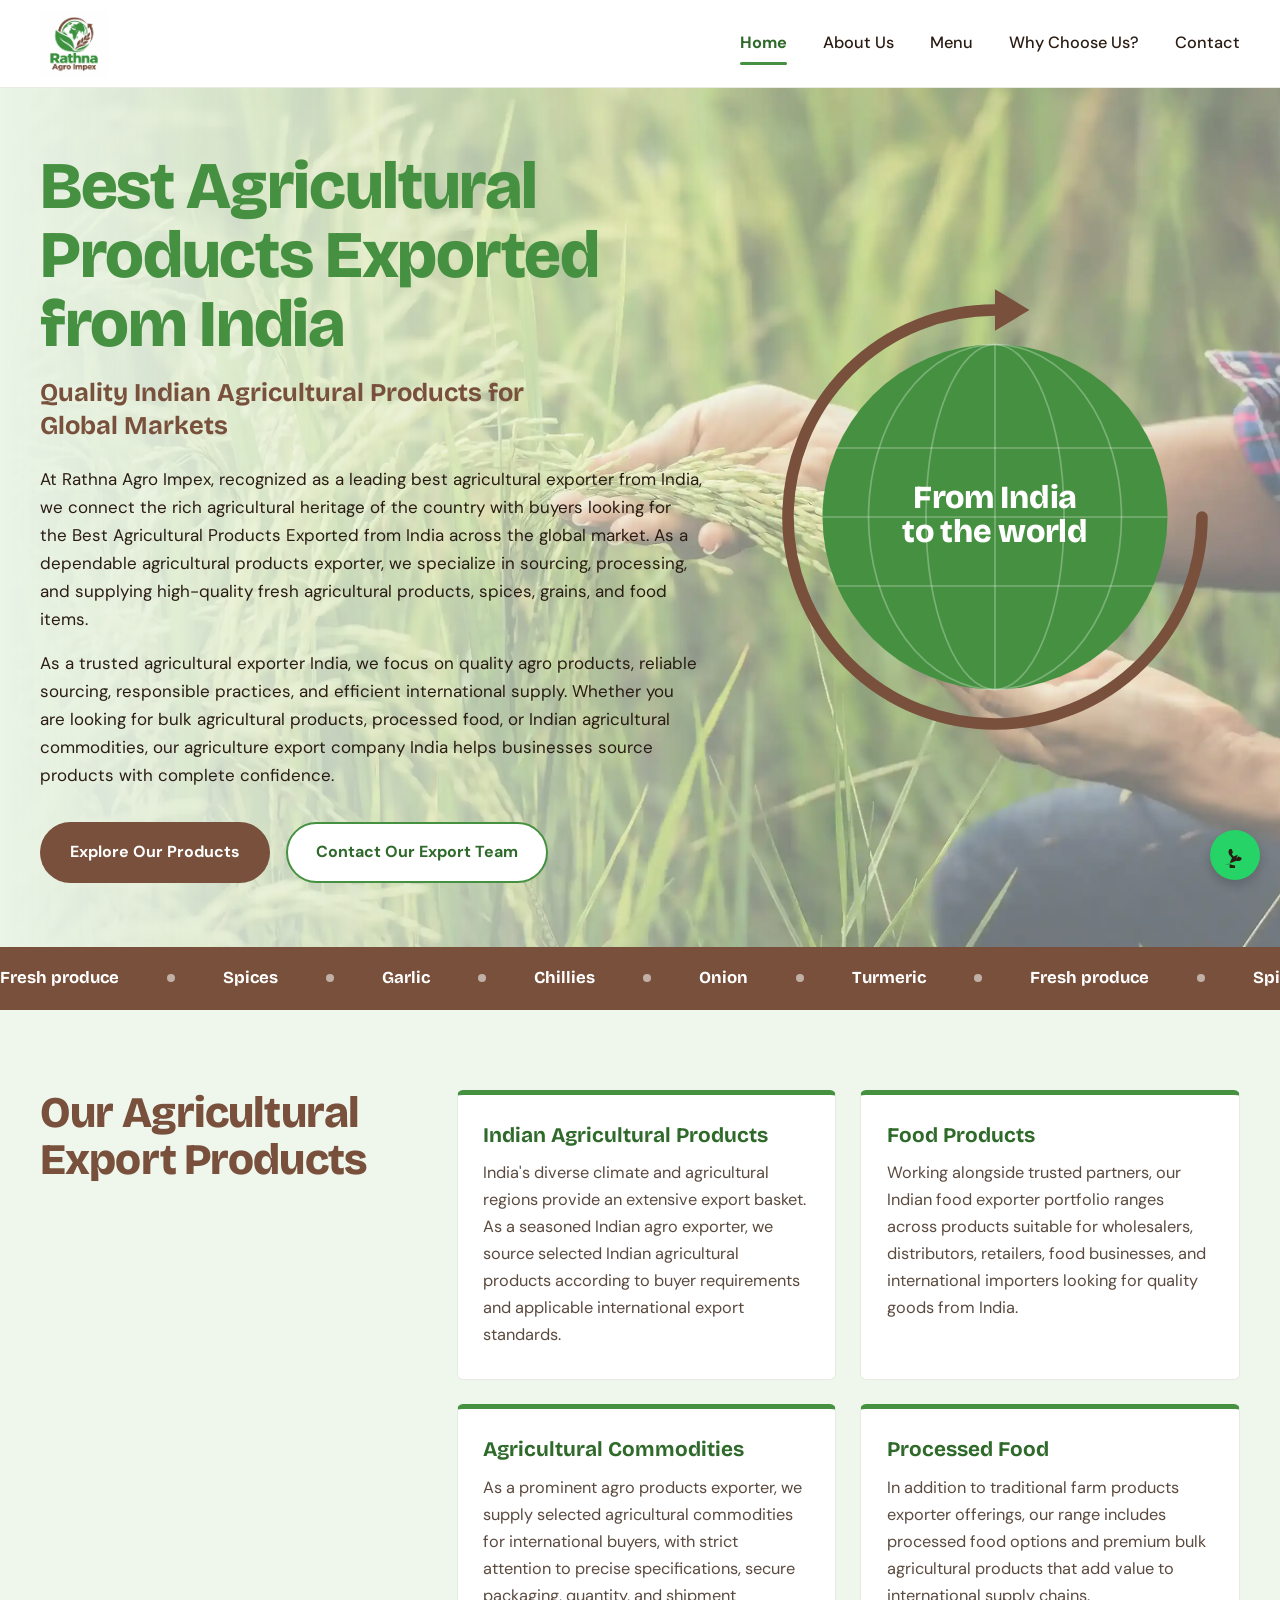
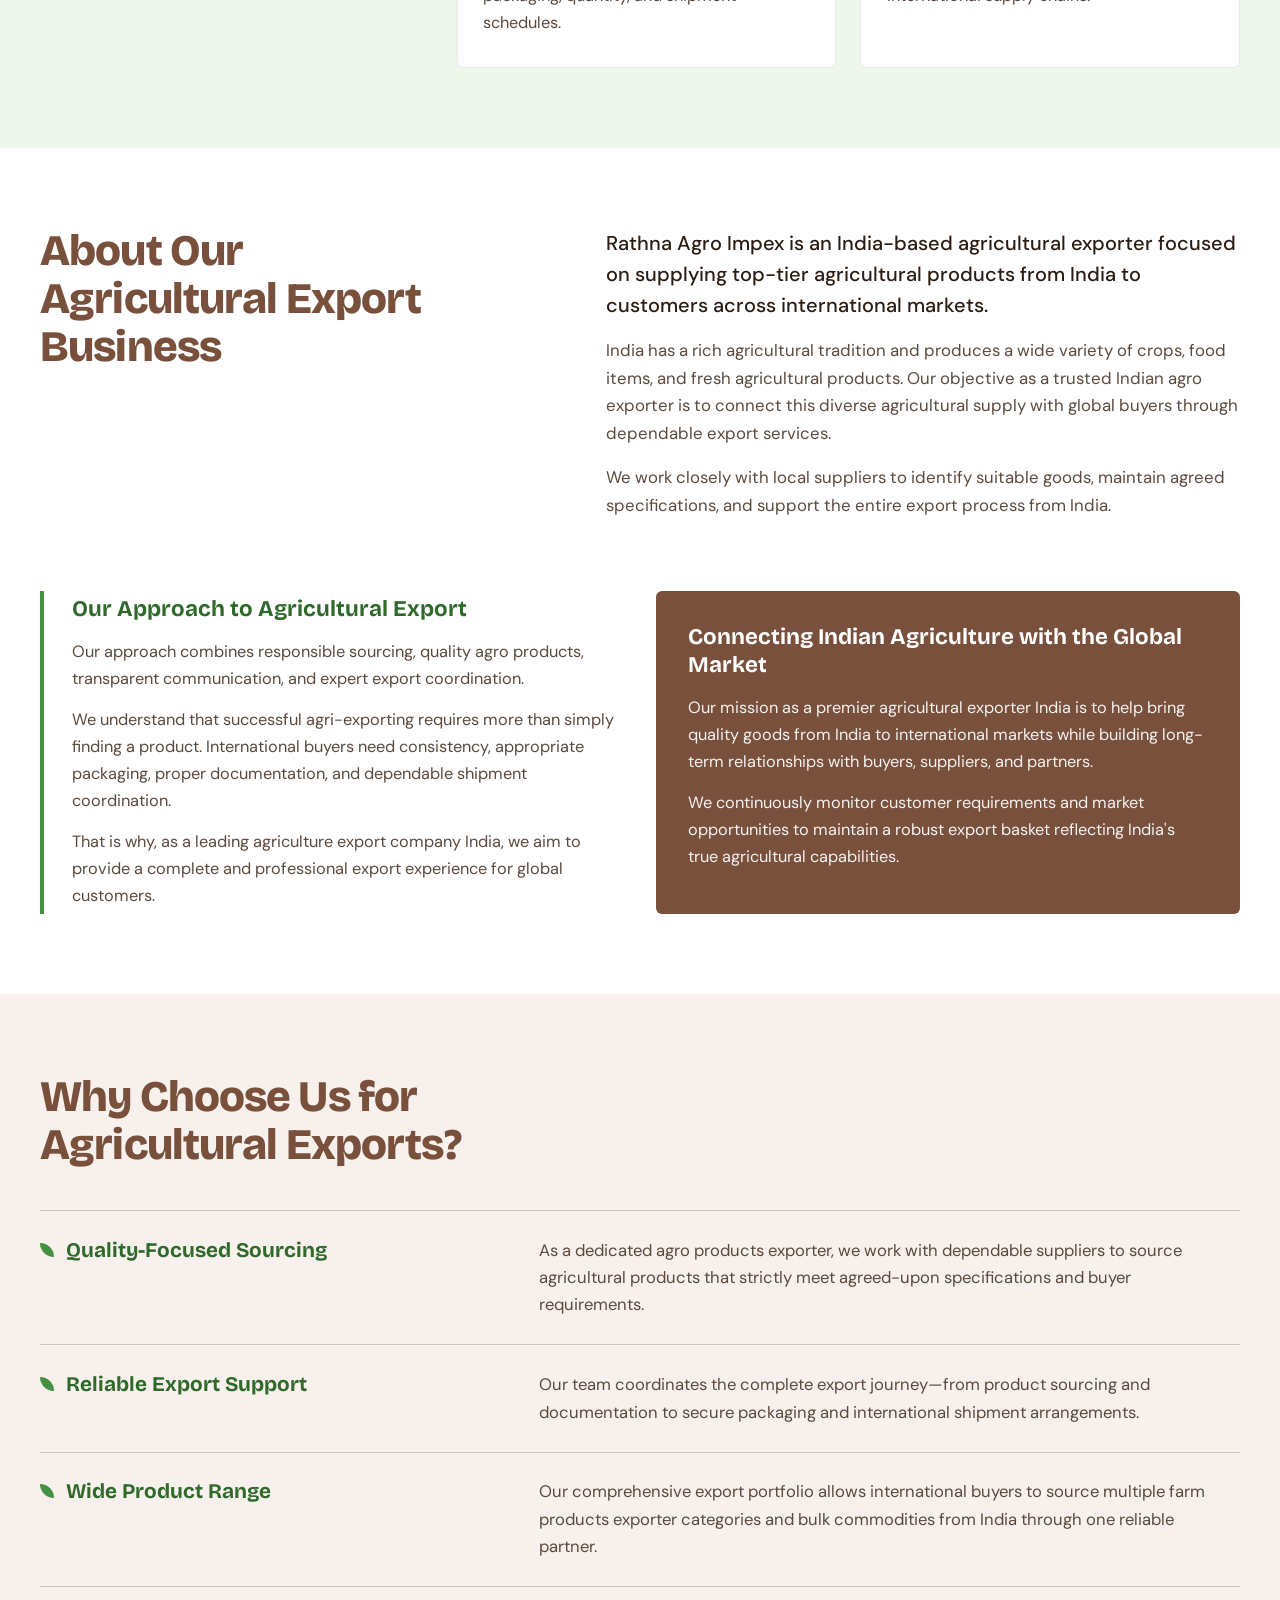
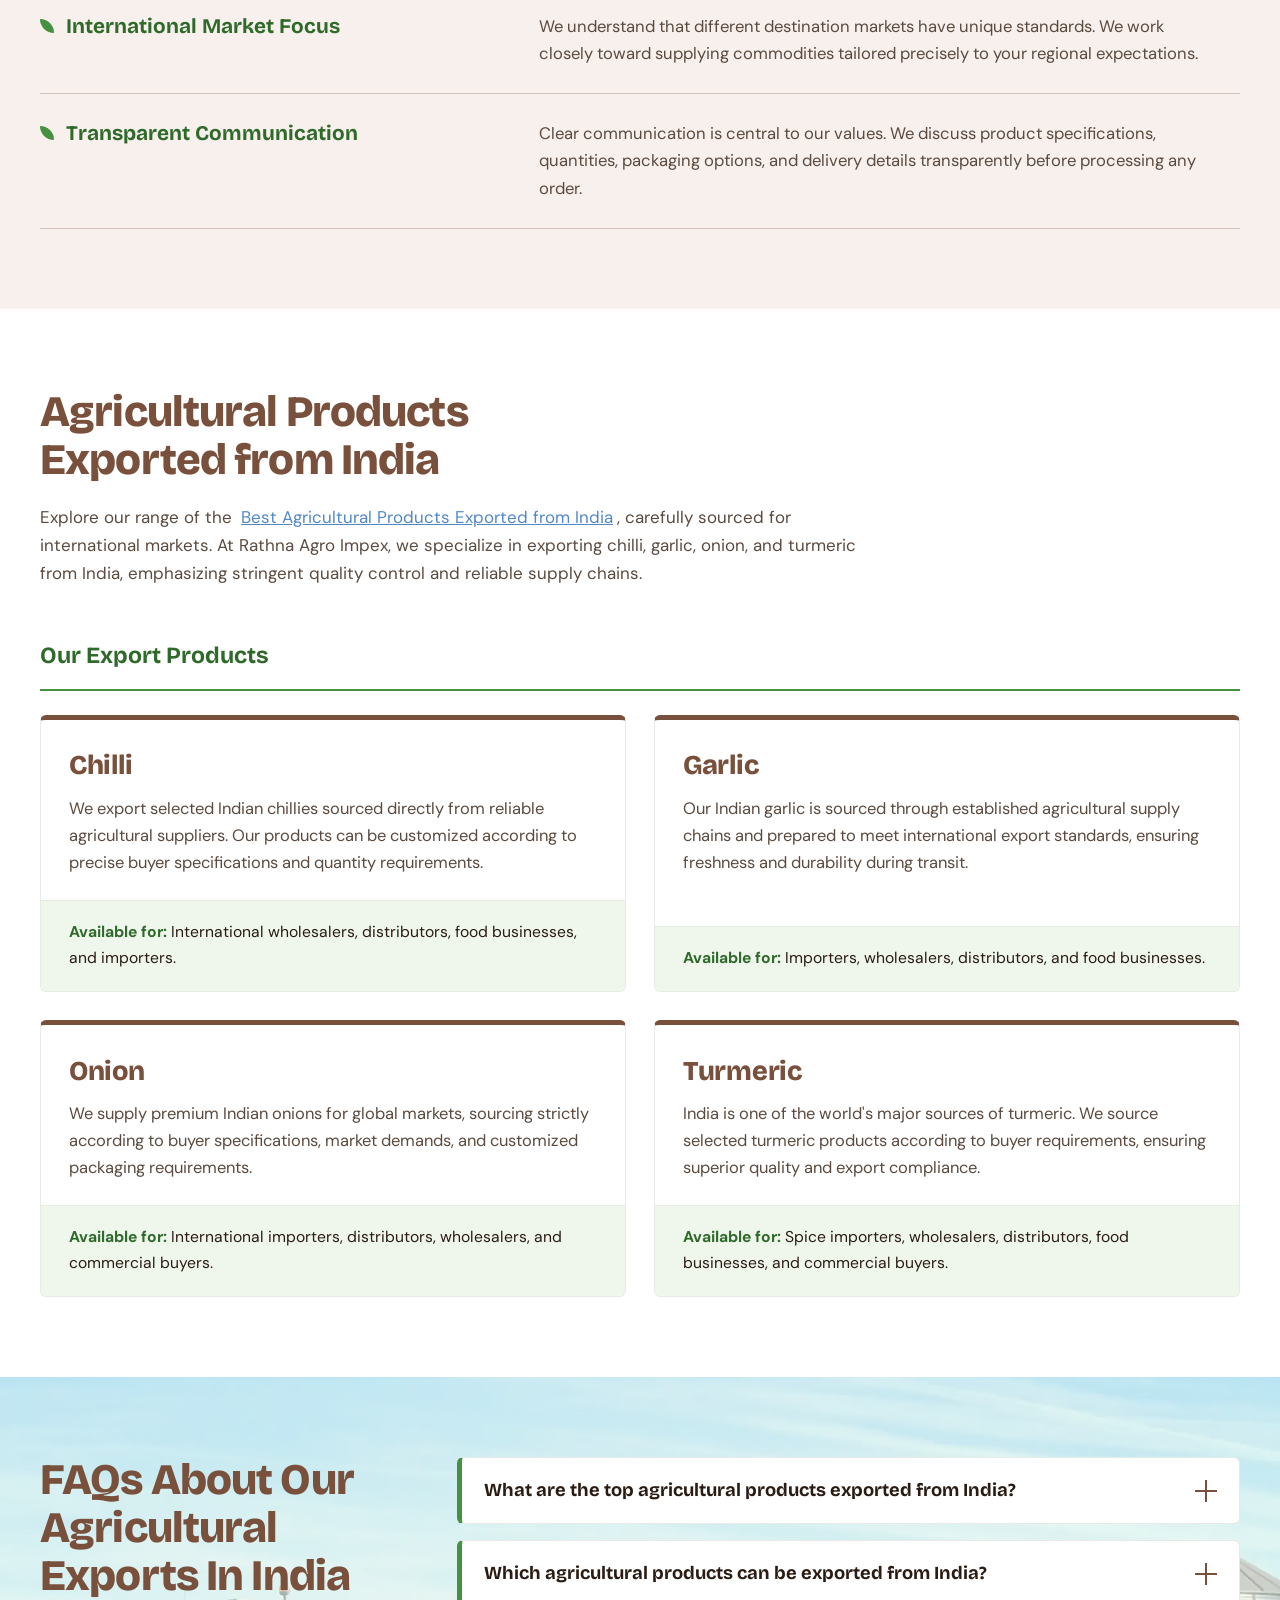
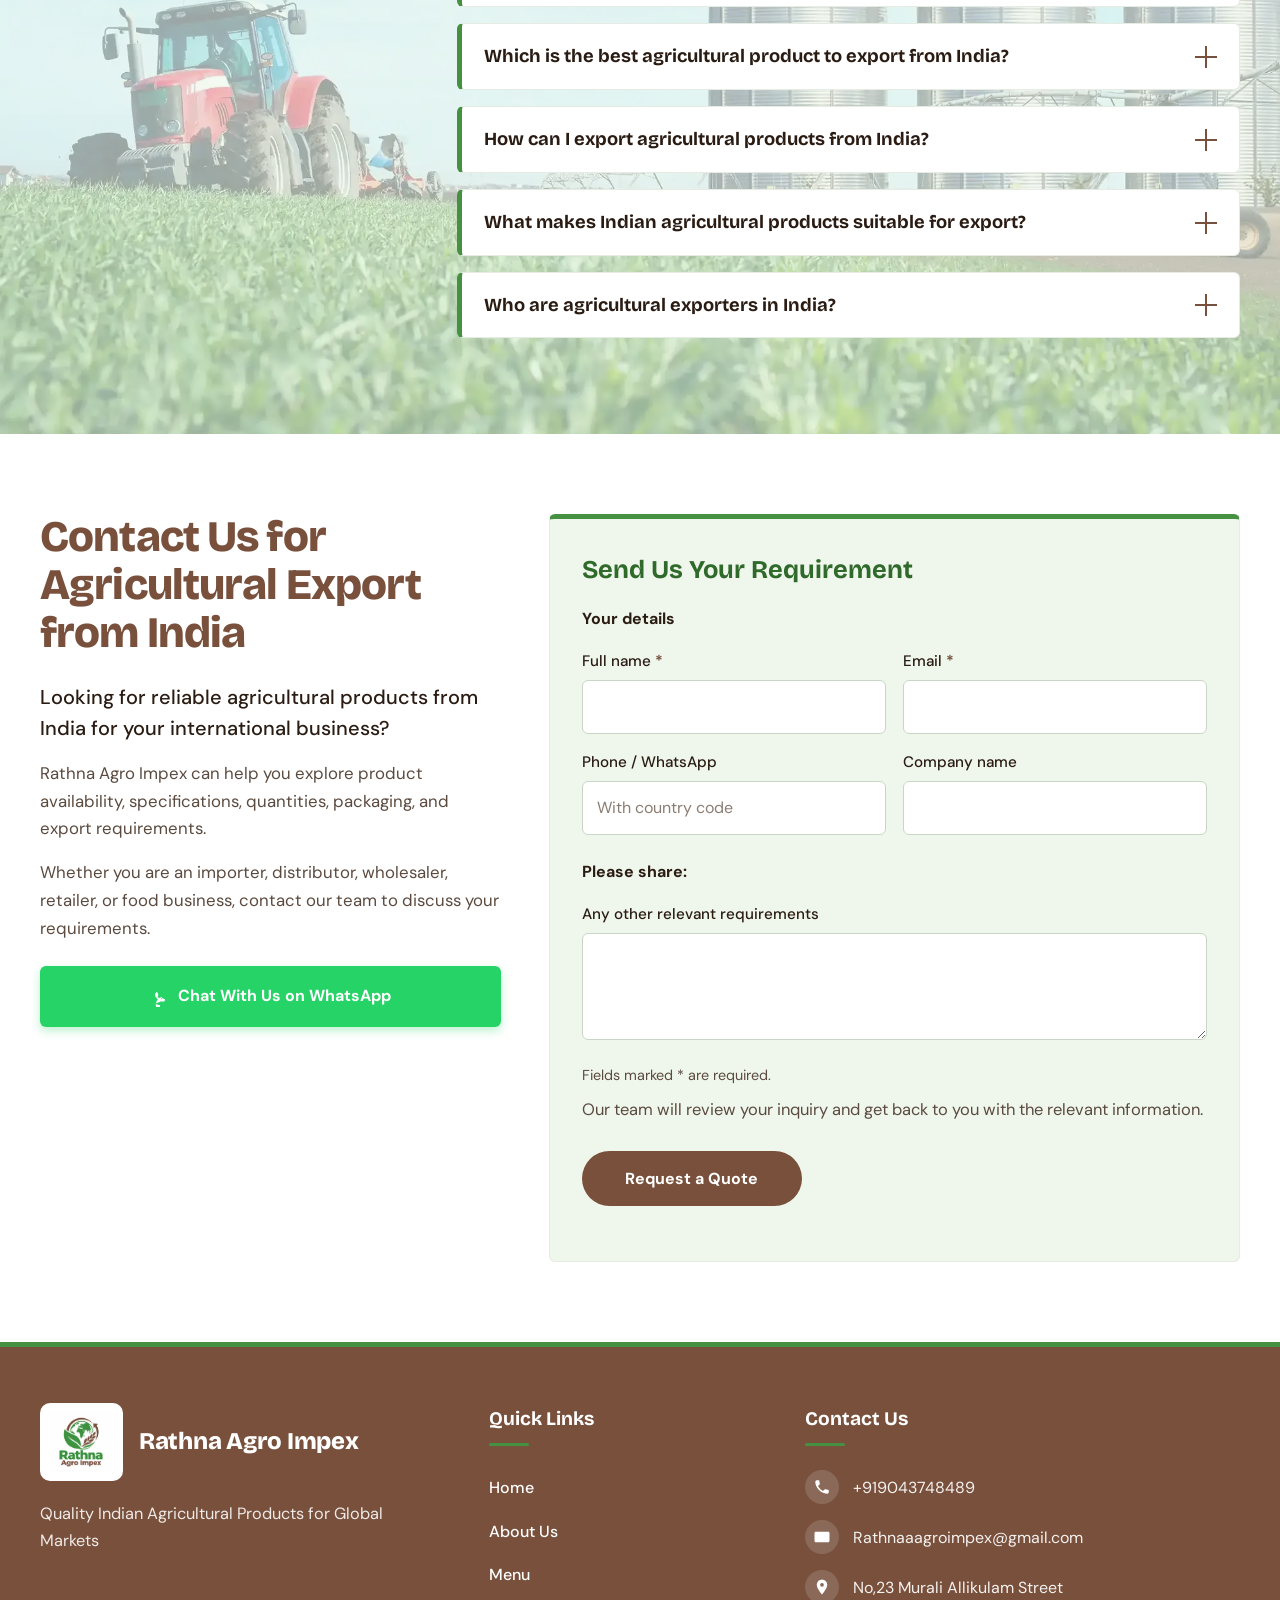
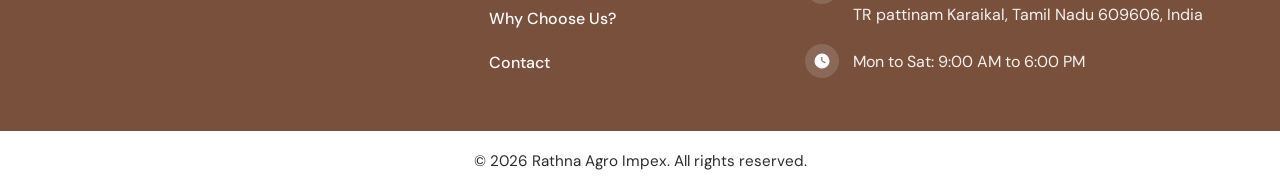
<file: index.html>
<!DOCTYPE html>
<html lang="en">

<head>
  <meta charset="UTF-8">
  <meta name="viewport" content="width=device-width, initial-scale=1">
  <title>Best Agricultural Exporter from India | Rathna Agro Impex</title>
  <meta name="description"
    content="Rathna Agro Impex sources, processes and exports quality Indian agricultural products: fresh produce, spices, grains and food products for global markets.">
  <meta property="og:title" content="Best Agricultural Products Exported from India | Rathna Agro Impex">
  <meta name="keywords"
    content="Best Agricultural Products Exported from India, best agricultural exporter from India, agricultural exporter India, agro products exporter, agricultural products exporter, Indian agro exporter, farm products exporter, fresh agricultural products, quality agro products, Rathna Agro Impex, agriculture export company India, Indian food exporter, bulk agricultural products">
  <link rel="icon" href="images/rathna-agro-impex.webp">
  <link rel="preconnect" href="https://fonts.googleapis.com">
  <link rel="preconnect" href="https://fonts.gstatic.com" crossorigin>
  <link rel="canonical" href="https://rathnaagroimpex.store/">
  <meta name="google-site-verification" content="iDg9OyIn3_H0q8_9b5mNYJLTX1Crp5eeGvkK58xwT1A" />
  <link
    href="https://fonts.googleapis.com/css2?family=Bricolage+Grotesque:opsz,wght@12..96,500;12..96,700;12..96,800&family=DM+Sans:wght@400;500;700&display=swap"
    rel="stylesheet">
      <meta property="og:type" content="website">
    <meta property="og:url" content="https://rathnaagroimpex.store/">
    <meta property="og:title" content="Rathna Agro Impex">
    <meta property="og:description"
          content="Rathna Agro Impex - Quality agricultural products and agro solutions.">
    <meta property="og:image"
          content="https://rathnaagroimpex.store/images/rathna-agro-impex.webp">
  <link rel="stylesheet" href="css/style.css">
</head>

<body>

  <header class="site-header" id="siteHeader">
    <div class="container header-inner">
      <a class="brand" href="#home" aria-label="Rathna Agro Impex home">
        <img src="images/rathna-agro-impex.webp" alt="Best Agricultural Products Exported from India" title="Best Agricultural Products Exported from India" width="62" height="73">
      </a>

      <button class="nav-toggle" id="navToggle" aria-expanded="false" aria-controls="siteNav" aria-label="Open menu">
        <span></span><span></span><span></span>
      </button>

      <nav class="site-nav" id="siteNav" aria-label="Main">
        <ul>
          <li><a href="#home" class="active">Home</a></li>
          <li><a href="#about">About Us</a></li>
          <li><a href="#menu">Menu</a></li>
          <li><a href="#why-choose-us">Why Choose Us?</a></li>
          <li><a href="#contact">Contact</a></li>
        </ul>
      </nav>
    </div>
  </header>

  <main>
    <section class="hero" id="home">
      <div class="container hero-grid">

        <div class="hero-copy">
          <h1>Best Agricultural Products Exported from India</h1>
          <h2>Quality Indian Agricultural Products for Global Markets</h2>
          <p>At Rathna Agro Impex, recognized as a leading best agricultural exporter from India, we connect the rich agricultural heritage of the country with buyers looking for the Best Agricultural Products Exported from India across the global market. As a dependable agricultural products exporter, we specialize in sourcing, processing, and supplying high-quality fresh agricultural products, spices, grains, and food items.</p>
          <p>As a trusted agricultural exporter India, we focus on quality agro products, reliable sourcing, responsible practices, and efficient international supply. Whether you are looking for bulk agricultural products, processed food, or Indian agricultural commodities, our agriculture export company India helps businesses source products with complete confidence.</p>

          <div class="cta-row">
            <a class="btn btn-primary" href="#menu">Explore Our Products</a>
            <a class="btn btn-outline" href="#contact">Contact Our Export Team</a>
          </div>
        </div>

        <div class="hero-visual" aria-hidden="true">
          <svg viewBox="0 0 400 400" xmlns="http://www.w3.org/2000/svg" focusable="false">
            <circle class="globe" cx="200" cy="200" r="150" />
            <g class="grid-lines">
              <ellipse cx="200" cy="200" rx="60" ry="150" />
              <ellipse cx="200" cy="200" rx="110" ry="150" />
              <line x1="200" y1="50" x2="200" y2="350" />
              <line x1="50" y1="200" x2="350" y2="200" />
              <line x1="62.5" y1="140" x2="337.5" y2="140" />
              <line x1="62.5" y1="260" x2="337.5" y2="260" />
            </g>
            <g class="ring">
              <circle class="ring-arc" cx="200" cy="200" r="180" />
              <polygon class="ring-head" points="230,20 200,2 200,38" />
            </g>
            <text x="200" y="192" text-anchor="middle" class="globe-text">From India</text>
            <text x="200" y="222" text-anchor="middle" class="globe-text">to the world</text>
          </svg>
        </div>

      </div>

      <div class="hero-strip">
        <ul class="container">
          <li>Fresh produce</li>
          <li>Spices</li>
          <li>Garlic</li>
          <li>Chillies</li>
          <li>Onion</li>
          <li>Turmeric</li>
        </ul>
      </div>
    </section>
  </main>

  <section class="products" id="menu">
    <div class="container products-grid">

      <div class="products-head">
        <h2>Our Agricultural Export Products</h2>
      </div>

      <div class="products-list">
        <article class="product-card">
          <h3>Indian Agricultural Products</h3>
          <p>India's diverse climate and agricultural regions provide an extensive export basket. As a seasoned Indian agro exporter, we source selected Indian agricultural products according to buyer requirements and applicable international export standards.</p>
        </article>

        <article class="product-card">
          <h3>Food Products</h3>
          <p>Working alongside trusted partners, our Indian food exporter portfolio ranges across products suitable for wholesalers, distributors, retailers, food businesses, and international importers looking for quality goods from India.</p>
        </article>

        <article class="product-card">
          <h3>Agricultural Commodities</h3>
          <p>As a prominent agro products exporter, we supply selected agricultural commodities for international buyers, with strict attention to precise specifications, secure packaging, quantity, and shipment schedules.</p>
        </article>

        <article class="product-card">
          <h3>Processed Food</h3>
          <p>In addition to traditional farm products exporter offerings, our range includes processed food options and premium bulk agricultural products that add value to international supply chains.</p>
        </article>
      </div>

    </div>
  </section>

  <section class="about" id="about">
    <div class="container">

      <div class="about-top">
        <h2>About Our Agricultural Export Business</h2>
        <div class="about-intro">
          <p class="about-lead">Rathna Agro Impex is an India-based agricultural exporter focused on supplying top-tier agricultural products from India to customers across international markets.</p>
          <p>India has a rich agricultural tradition and produces a wide variety of crops, food items, and fresh agricultural products. Our objective as a trusted Indian agro exporter is to connect this diverse agricultural supply with global buyers through dependable export services.</p>
          <p>We work closely with local suppliers to identify suitable goods, maintain agreed specifications, and support the entire export process from India.</p>
        </div>
      </div>

      <div class="about-details">
        <article class="about-block">
          <h3>Our Approach to Agricultural Export</h3>
          <p>Our approach combines responsible sourcing, quality agro products, transparent communication, and expert export coordination.</p>
          <p>We understand that successful agri-exporting requires more than simply finding a product. International buyers need consistency, appropriate packaging, proper documentation, and dependable shipment coordination.</p>
          <p>That is why, as a leading agriculture export company India, we aim to provide a complete and professional export experience for global customers.</p>
        </article>

        <article class="about-block about-mission">
          <h3>Connecting Indian Agriculture with the Global Market</h3>
          <p>Our mission as a premier agricultural exporter India is to help bring quality goods from India to international markets while building long-term relationships with buyers, suppliers, and partners.</p>
          <p>We continuously monitor customer requirements and market opportunities to maintain a robust export basket reflecting India's true agricultural capabilities.</p>
        </article>
      </div>

    </div>
  </section>

  <section class="why" id="why-choose-us">
    <div class="container">
      <h2>Why Choose Us for Agricultural Exports?</h2>

      <div class="why-list">
        <article class="why-item">
          <h3>Quality-Focused Sourcing</h3>
          <p>As a dedicated agro products exporter, we work with dependable suppliers to source agricultural products that strictly meet agreed-upon specifications and buyer requirements.</p>
        </article>

        <article class="why-item">
          <h3>Reliable Export Support</h3>
          <p>Our team coordinates the complete export journey—from product sourcing and documentation to secure packaging and international shipment arrangements.</p>
        </article>

        <article class="why-item">
          <h3>Wide Product Range</h3>
          <p>Our comprehensive export portfolio allows international buyers to source multiple farm products exporter categories and bulk commodities from India through one reliable partner.</p>
        </article>

        <article class="why-item">
          <h3>International Market Focus</h3>
          <p>We understand that different destination markets have unique standards. We work closely toward supplying commodities tailored precisely to your regional expectations.</p>
        </article>

        <article class="why-item">
          <h3>Transparent Communication</h3>
          <p>Clear communication is central to our values. We discuss product specifications, quantities, packaging options, and delivery details transparently before processing any order.</p>
        </article>
      </div>
    </div>
  </section>

  <section class="export-products" id="export-products">
    <div class="container">

      <div class="export-head">
        <h2>Agricultural Products Exported from India</h2>
        <p>Explore our range of the <a href="https://willingsglobal.com/blog/global-market-trends-and-opportunities-in-agricultural-exports" class="highlight-link">Best Agricultural Products Exported from India</a>, carefully sourced for international markets. At Rathna Agro Impex, we specialize in exporting chilli, garlic, onion, and turmeric from India, emphasizing stringent quality control and reliable supply chains.</p>
      </div>

      <h3 class="export-subhead">Our Export Products</h3>

      <div class="export-grid">

        <article class="export-card">
          <h4>Chilli</h4>
          <p>We export selected Indian chillies sourced directly from reliable agricultural suppliers. Our products can be customized according to precise buyer specifications and quantity requirements.</p>
          <p class="export-for"><strong>Available for:</strong> International wholesalers, distributors, food businesses, and importers.</p>
        </article>

        <article class="export-card">
          <h4>Garlic</h4>
          <p>Our Indian garlic is sourced through established agricultural supply chains and prepared to meet international export standards, ensuring freshness and durability during transit.</p>
          <p class="export-for"><strong>Available for:</strong> Importers, wholesalers, distributors, and food businesses.</p>
        </article>

        <article class="export-card">
          <h4>Onion</h4>
          <p>We supply premium Indian onions for global markets, sourcing strictly according to buyer specifications, market demands, and customized packaging requirements.</p>
          <p class="export-for"><strong>Available for:</strong> International importers, distributors, wholesalers, and commercial buyers.</p>
        </article>

        <article class="export-card">
          <h4>Turmeric</h4>
          <p>India is one of the world's major sources of turmeric. We source selected turmeric products according to buyer requirements, ensuring superior quality and export compliance.</p>
          <p class="export-for"><strong>Available for:</strong> Spice importers, wholesalers, distributors, food businesses, and commercial buyers.</p>
        </article>

      </div>
    </div>
  </section>

  <section class="faq" id="faq">
    <div class="container faq-grid">

      <div class="faq-head">
        <h2>FAQs About Our Agricultural Exports In India</h2>
      </div>

      <div class="faq-list">

        <details class="faq-item">
          <summary>What are the top agricultural products exported from India?</summary>
          <p>India exports a diverse range of agricultural and food products, making the Best Agricultural Products Exported from India available across categories including rice, spices, cereals, fruits, vegetables, and processed commodities.</p>
        </details>

        <details class="faq-item">
          <summary>Which agricultural products can be exported from India?</summary>
          <p>A wide range of agricultural products from India can be exported, subject to destination regulations, including grains, spices, fresh produce, pulses, and oilseeds.</p>
        </details>

        <details class="faq-item">
          <summary>Which is the best agricultural product to export from India?</summary>
          <p>Export potential depends on factors such as product availability, international demand, logistics, quality compliance, and your target regional market.</p>
        </details>

        <details class="faq-item">
          <summary>How can I export agricultural products from India?</summary>
          <p>An exporter generally needs business registrations, compliant supplier networks, destination-market clearance, proper packaging, documentation, and coordinated logistics.</p>
        </details>

        <details class="faq-item">
          <summary>What makes Indian agricultural products suitable for export?</summary>
          <p>India's diverse agro-climatic zones provide abundant access to high-demand agricultural commodities, making it an ideal hub for international trade.</p>
        </details>

        <details class="faq-item">
          <summary>Who are agricultural exporters in India?</summary>
         <p>You can check official government export regulations, updates, and licensing policies directly through the <a href="https://www.dgft.gov.in/CP/" class="highlight-link" rel="noopener noreferrer">Directorate General of Foreign Trade (DGFT) portal</a>.</p>
        </details>

      </div>
    </div>
  </section>

  <section class="contact" id="contact">
    <div class="container contact-grid">

      <div class="contact-intro">
        <h2>Contact Us for Agricultural Export from India</h2>
        <p class="contact-lead">Looking for reliable agricultural products from India for your international business?</p>
        <p>Rathna Agro Impex can help you explore product availability, specifications, quantities, packaging, and export requirements.</p>
        <p>Whether you are an importer, distributor, wholesaler, retailer, or food business, contact our team to discuss your requirements.</p>
        
        <!-- WhatsApp Direct Chat Button added here matching your design sample -->
        <div style="margin-top: 1.5rem;">
          <a href="https://wa.me/919342667707?text=Hello%2C%20I%20would%20like%20to%20inquire%20about%20agricultural%20products." target="_blank" rel="noopener noreferrer" class="btn btn-whatsapp-chat">
            <svg viewBox="0 0 24 24" aria-hidden="true" style="width: 20px; height: 20px; fill: currentColor; margin-right: 8px; vertical-align: middle;"><path d="M17.472 14.382c-.297-.149-1.758-.868-2.031-.967-.272-.099-.47-.149-.669.149-.198.297-.768.967-.941 1.165-.173.198-.347.223-.644.074-.297-.149-1.255-.462-2.39-1.475-.883-.788-1.48-1.761-1.653-2.059-.173-.297-.018-.458.13-.606.134-.133.297-.347.446-.521.151-.172.2-.296.3-.495.099-.198.05-.372-.025-.521-.075-.148-.669-1.611-.916-2.206-.242-.579-.487-.501-.669-.51l-.57-.01c-.198 0-.52.074-.792.372s-1.04 1.016-1.04 2.479 1.065 2.876 1.213 3.074c.149.198 2.095 3.2 5.076 4.487.709.306 1.263.489 1.694.626.712.226 1.36.194 1.872.118.571-.085 1.758-.719 2.006-1.413.248-.695.248-1.29.173-1.414-.074-.124-.272-.198-.57-.347m-5.421 7.403h-.004a9.87 9.87 0 01-5.031-1.371l-.361-.214-3.732.982 9.982-3.732.235-.35a9.863 9.863 0 011.505-5.264 9.929 9.929 0 00-2.608 18.257z"/></svg>
            Chat With Us on WhatsApp
          </a>
        </div>
      </div>

      <div class="contact-card">
        <h3>Send Us Your Requirement</h3>

        <form class="enquiry-form" id="enquiryForm" novalidate data-endpoint="" data-email="Rathnaaagroimpex@gmail.com">

          <input type="hidden" name="_subject" value="New quote request from website">
          <input class="hp" type="text" name="_gotcha" tabindex="-1" autocomplete="off" aria-hidden="true">

          <fieldset>
            <legend class="share-label">Your details</legend>
            <div class="form-grid">
              <div class="field">
                <label for="enq-name">Full name <span aria-hidden="true">*</span></label>
                <input type="text" id="enq-name" name="name" autocomplete="name" required>
              </div>
              <div class="field">
                <label for="enq-email">Email <span aria-hidden="true">*</span></label>
                <input type="email" id="enq-email" name="email" autocomplete="email" required>
              </div>
              <div class="field">
                <label for="enq-phone">Phone / WhatsApp</label>
                <input type="tel" id="enq-phone" name="phone" autocomplete="tel" placeholder="With country code">
              </div>
              <div class="field">
                <label for="enq-company">Company name</label>
                <input type="text" id="enq-company" name="company" autocomplete="organization">
              </div>
            </div>
          </fieldset>

          <fieldset>
            <legend class="share-label">Please share:</legend>
            <div class="form-grid">
              <div class="field field-full">
                <label for="enq-other">Any other relevant requirements</label>
                <textarea id="enq-other" name="other_requirements" rows="3"></textarea>
              </div>
            </div>
          </fieldset>

          <p class="form-hint">Fields marked * are required.</p>
          <p class="contact-note">Our team will review your inquiry and get back to you with the relevant information.</p>

          <button class="btn btn-primary" type="submit">Request a Quote</button>
          <p class="form-status" id="formStatus" role="status" aria-live="polite"></p>
        </form>
      </div>

    </div>
  </section>

  <footer class="site-footer">
    <div class="container footer-inner">

      <div class="footer-col footer-about">
        <a class="footer-brand" href="#home" aria-label="Rathna Agro Impex home">
          <span class="footer-logo"><img src="images/rathna-agro-impex.webp" alt="Best Agricultural Products Exported from India" title="Best Agricultural Products Exported from India" width="52" height="62"></span>
          <span class="footer-name">Rathna Agro Impex</span>
        </a>
        <p class="footer-tagline">Quality Indian Agricultural Products for Global Markets</p>
      </div>

      <nav class="footer-col footer-nav" aria-labelledby="footerLinksTitle">
        <h3 class="footer-title" id="footerLinksTitle">Quick Links</h3>
        <ul>
          <li><a href="#home">Home</a></li>
          <li><a href="#about">About Us</a></li>
          <li><a href="#menu">Menu</a></li>
          <li><a href="#why-choose-us">Why Choose Us?</a></li>
          <li><a href="#contact">Contact</a></li>
        </ul>
      </nav>

      <div class="footer-col footer-contact">
        <h3 class="footer-title">Contact Us</h3>
        <ul>
          <li>
            <svg viewBox="0 0 24 24" aria-hidden="true">
              <path
                d="M6.6 10.8a15.1 15.1 0 0 0 6.6 6.6l2.2-2.2a1 1 0 0 1 1-.25 11.4 11.4 0 0 0 3.6.57 1 1 0 0 1 1 1V20a1 1 0 0 1-1 1A17 17 0 0 1 3 4a1 1 0 0 1 1-1h3.5a1 1 0 0 1 1 1c0 1.25.2 2.45.57 3.6a1 1 0 0 1-.25 1z" />
            </svg>
            <a href="tel:+919043748489">+919043748489</a>
          </li>
          <li>
            <svg viewBox="0 0 24 24" aria-hidden="true">
              <path
                d="M3 5h18a1 1 0 0 1 1 1v12a1 1 0 0 1-1 1H3a1 1 0 0 1-1-1V6a1 1 0 0 1 1-1zm9 8.2L4.6 7.5v.1L12 13.2l7.4-5.6v-.1z" />
            </svg>
            <a href="mailto:Rathnaaagroimpex@gmail.com">Rathnaaagroimpex@gmail.com</a>
          </li>
          <li>
            <svg viewBox="0 0 24 24" aria-hidden="true">
              <path
                d="M12 2a7 7 0 0 0-7 7c0 5.2 7 13 7 13s7-7.8 7-13a7 7 0 0 0-7-7zm0 9.5A2.5 2.5 0 1 1 12 6.5a2.5 2.5 0 0 1 0 5z" />
            </svg>
            <address>No,23 Murali Allikulam Street<br>TR pattinam Karaikal, Tamil Nadu 609606, India</address>
          </li>
          <li>
            <svg viewBox="0 0 24 24" aria-hidden="true">
              <path d="M12 2a10 10 0 1 0 0 20 10 10 0 0 0 0-20zm4.2 13.2-5.2-3.1V6.5h1.5v4.7l4.5 2.7z" />
            </svg>
            <span>Mon to Sat: 9:00 AM to 6:00 PM</span>
          </li>
        </ul>
      </div>

    </div>

    <div class="footer-bottom" style=" background-color: white;">
      <div class="container">
        <p style="text-align: center;">&copy; 2026 Rathna Agro Impex. All rights reserved.</p>
      </div>
    </div>
  </footer>

<!-- Floating WhatsApp widget -->
  <div class="floating-social-icons">
    <a href="https://wa.me/918682922435?text=Hello%2C%20I%20would%20like%20to%20inquire%20about%20agricultural%20products." target="_blank" rel="noopener noreferrer" class="social-icon-bubble whatsapp-bubble" aria-label="WhatsApp Chat">
      <svg viewBox="0 0 24 24"><path fill="currentColor" d="M17.472 14.382c-.297-.149-1.758-.868-2.031-.967-.272-.099-.47-.149-.669.149-.198.297-.768.967-.941 1.165-.173.198-.347.223-.644.074-.297-.149-1.255-.462-2.39-1.475-.883-.788-1.48-1.761-1.653-2.059-.173-.297-.018-.458.13-.606.134-.133.297-.347.446-.521.151-.172.2-.296.3-.495.099-.198.05-.372-.025-.521-.075-.148-.669-1.611-.916-2.206-.242-.579-.487-.501-.669-.51l-.57-.01c-.198 0-.52.074-.792.372s-1.04 1.016-1.04 2.479 1.065 2.876 1.213 3.074c.149.198 2.095 3.2 5.076 4.487.709.306 1.263.489 1.694.626.712.226 1.36.194 1.872.118.571-.085 1.758-.719 2.006-1.413.248-.695.248-1.29.173-1.414-.074-.124-.272-.198-.57-.347m-5.421 7.403h-.004a9.87 9.87 0 01-5.031-1.371l-.361-.214-3.732.982 9.982-3.732.235-.35a9.863 9.863 0 011.505-5.264 9.929 9.929 0 00-2.608 18.257z"/></svg>
    </a>
  </div>

  <script src="js/script.js"></script>
</body>

</html>
</file>
<file: css/style.css>
/* Rathna Agro Impex - header + hero */
:root {
  --green: #469141;
  --green-dark: #2f6a2b;
  --brown: #78503C;
  --brown-dark: #5f3e2d;
  --white: #FFFFFF;
  --ink: #2a1c13;
  --muted: #5b4a3f;
  --line: #e6ebe4;

  --font-head: "Bricolage Grotesque", "Segoe UI", Arial, sans-serif;
  --font-body: "DM Sans", "Segoe UI", Arial, sans-serif;
  --header-h: 88px;
}

*, *::before, *::after { box-sizing: border-box; }
html { scroll-behavior: smooth; scroll-padding-top: var(--header-h); }
body {
  margin: 0;
  font-family: var(--font-body);
  color: var(--ink);
  background: var(--white);
  line-height: 1.65;
  -webkit-font-smoothing: antialiased;
}
img, svg { display: block; max-width: 100%; }
ul { list-style: none; margin: 0; padding: 0; }
a { color: inherit; text-decoration: none; }
:focus-visible { outline: 3px solid var(--green); outline-offset: 3px; border-radius: 4px; }

.container { width: min(1200px, 100% - 3rem); margin-inline: auto; }

/* ---------- Header ---------- */
.site-header {
  position: sticky;
  top: 0;
  z-index: 50;
  height: var(--header-h);
  background: var(--white);
  border-bottom: 1px solid var(--line);
  transition: box-shadow .25s ease;
}
.site-header.scrolled { box-shadow: 0 6px 20px rgba(42, 28, 19, .08); }
.header-inner { height: 100%; display: flex; align-items: center; justify-content: space-between; gap: 1.5rem; }
.brand img { height: 68px; width: auto; }

.site-nav ul { display: flex; align-items: center; gap: 2.25rem; }
.site-nav a {
  position: relative;
  display: inline-block;
  padding: .5rem 0;
  font-weight: 500;
  font-size: 1.02rem;
  color: var(--ink);
  transition: color .2s ease;
}
.site-nav a::after {
  content: "";
  position: absolute;
  left: 0; bottom: 0;
  width: 100%; height: 3px;
  background: var(--green);
  border-radius: 2px;
  transform: scaleX(0);
  transform-origin: left;
  transition: transform .25s ease;
}
.site-nav a:hover { color: var(--green-dark); }
.site-nav a:hover::after,
.site-nav a.active::after { transform: scaleX(1); }
.site-nav a.active { color: var(--green-dark); font-weight: 700; }

.nav-toggle {
  display: none;
  width: 46px; height: 46px;
  padding: 0;
  background: transparent;
  border: 1px solid var(--line);
  border-radius: 10px;
  cursor: pointer;
  flex-direction: column;
  align-items: center;
  justify-content: center;
  gap: 5px;
}
.nav-toggle span {
  width: 22px; height: 2px;
  background: var(--brown);
  border-radius: 2px;
  transition: transform .25s ease, opacity .2s ease;
}
.nav-toggle[aria-expanded="true"] span:nth-child(1) { transform: translateY(7px) rotate(45deg); }
.nav-toggle[aria-expanded="true"] span:nth-child(2) { opacity: 0; }
.nav-toggle[aria-expanded="true"] span:nth-child(3) { transform: translateY(-7px) rotate(-45deg); }

/* ---------- Hero ---------- */
.hero { display: flex; flex-direction: column; min-height: calc(100vh - var(--header-h)); }
.hero-grid {
  flex: 1;
  display: grid;
  grid-template-columns: minmax(0, 1.15fr) minmax(0, .85fr);
  align-items: center;
  gap: 3rem;
  padding-block: 4rem;
}

.hero-copy h1 {
  margin: 0 0 1rem;
  font-family: var(--font-head);
  font-weight: 800;
  font-size: clamp(2.4rem, 5.2vw, 4.3rem);
  line-height: 1.04;
  letter-spacing: -0.02em;
  color: var(--green);
  max-width: 14ch;
}
.hero-copy h2 {
  margin: 0 0 1.5rem;
  font-family: var(--font-head);
  font-weight: 700;
  font-size: clamp(1.2rem, 2vw, 1.6rem);
  line-height: 1.3;
  color: var(--brown);
  max-width: 32ch;
}
.hero-copy p {
  margin: 0 0 1rem;
  max-width: 62ch;
  font-size: 1.06rem;
  color: var(black);
}

/* ---------- Hero background: colour + faded image ---------- */
.hero {
  position: relative;
  isolation: isolate;                 /* keeps the image behind the content */
  background-color: #eaf4e7;          /* soft green, a light tint of #469141 */
}

.hero::before {
  content: "";
  position: absolute;
  inset: 0;
  z-index: -1;
  background: url("../images/best-agro-product.webp") center / cover no-repeat;
  opacity: .60;                       /* image strength: 0.10 = subtle, 0.30 = stronger */
  pointer-events: none;

  /* fades the image out behind the text so the copy stays easy to read */
  -webkit-mask-image: linear-gradient(to right, transparent 0%, #000 65%);
          mask-image: linear-gradient(to right, transparent 0%, #000 65%);
}

/* Tablet and mobile: text is on top, so fade from the top instead */
@media (max-width: 960px) {
  .hero::before {
    -webkit-mask-image: linear-gradient(to bottom, transparent 0%, #000 70%);
            mask-image: linear-gradient(to bottom, transparent 0%, #000 70%);
  }
}

.cta-row { display: flex; flex-wrap: wrap; gap: 1rem; margin-top: 2rem; }
.btn {
  display: inline-flex;
  align-items: center;
  justify-content: center;
  padding: .95rem 1.75rem;
  border: 2px solid transparent;
  border-radius: 999px;
  font-family: var(--font-body);
  font-weight: 700;
  font-size: 1rem;
  transition: background-color .2s ease, color .2s ease, border-color .2s ease, transform .2s ease;
}
.btn:active { transform: translateY(1px); }
.btn-primary { background: var(--brown); color: var(--white); }
.btn-primary:hover { background: var(--brown-dark); }
.btn-outline { border-color: var(--green); color: var(--green-dark); background: var(--white); }
.btn-outline:hover { background: var(--green); color: var(--white); }

/* Globe + rotating ring, echoing the logo */
.hero-visual { justify-self: center; width: min(100%, 460px); }
.hero-visual svg { width: 100%; height: auto; overflow: visible; }
.globe { fill: var(--green); }
.grid-lines { fill: none; stroke: var(--white); stroke-opacity: .28; stroke-width: 1.5; }
.ring-arc {
  fill: none;
  stroke: var(--brown);
  stroke-width: 10;
  stroke-linecap: round;
  stroke-dasharray: 850 281;
}
.ring-head { fill: var(--brown); }
.ring { transform-origin: 200px 200px; animation: spin 48s linear infinite; }
.globe-text {
  fill: var(--white);
  font-family: var(--font-head);
  font-weight: 800;
  font-size: 28px;
  letter-spacing: -0.01em;
}
@keyframes spin { to { transform: rotate(360deg); } }

.hero-strip { background: var(--brown); color: var(--white); overflow: hidden; }

.hero-strip ul {
  display: flex;
  flex-wrap: nowrap;
  width: max-content;      /* overrides .container width */
  margin: 0;               /* overrides .container centering */
  padding-block: 1.1rem;
  font-family: var(--font-head);
  font-weight: 700;
  font-size: 1.05rem;
  animation: marquee 30s linear infinite;
}

.hero-strip:hover ul,
.hero-strip:focus-within ul { animation-play-state: paused; }

.hero-strip li {
  display: flex;
  align-items: center;
  gap: 3rem;
  padding-right: 3rem;
  white-space: nowrap;
}

.hero-strip li::after {
  content: "";
  width: 8px;
  height: 8px;
  border-radius: 50%;
  background: rgba(255, 255, 255, .55);
}

@keyframes marquee { to { transform: translateX(-50%); } }

/* Mobile: put this inside your existing @media (max-width: 520px) block */
@media (max-width: 520px) {
  .hero-strip ul { font-size: .98rem; animation-duration: 22s; }
}

/* Visitors who turned off animations: static wrapped list */
@media (prefers-reduced-motion: reduce) {
  .hero-strip ul { animation: none; width: auto; flex-wrap: wrap; padding-inline: 1.5rem; row-gap: .25rem; }
  .hero-strip li.is-clone { display: none; }
}

/* ---------- Responsive ---------- */
@media (max-width: 960px) {
  :root { --header-h: 76px; }
  .brand img { height: 58px; }
  .nav-toggle { display: inline-flex; }
.products { padding-block: 3.5rem; }
.products-grid { grid-template-columns: 1fr; gap: 1.75rem; }
.products-head h2 { max-width: 20ch; }
  .site-nav {
    position: absolute;
    top: 100%;
    left: 0; right: 0;
    background: var(--white);
    border-bottom: 1px solid var(--line);
    box-shadow: 0 14px 24px rgba(42, 28, 19, .1);
    max-height: 0;
    overflow: hidden;
    visibility: hidden;
    transition: max-height .3s ease, visibility 0s linear .3s;
  }
  .site-nav.open { max-height: 380px; visibility: visible; transition: max-height .3s ease; }
  .site-nav ul { flex-direction: column; align-items: stretch; gap: 0; padding: .5rem 1.5rem 1rem; }
  .site-nav li + li { border-top: 1px solid var(--line); }
  .site-nav a { display: block; padding: .9rem 0; }
  .site-nav a::after { display: none; }
  .site-nav a.active { color: var(--green-dark); }

  .hero-grid { grid-template-columns: 1fr; gap: 2.5rem; padding-block: 2.5rem 3rem; }
  .hero-visual { width: min(80%, 340px); }
  .hero-copy h1 { max-width: 18ch; }
  .about, .why { padding-block: 3.5rem; }
.about-top { grid-template-columns: 1fr; gap: 1.5rem; margin-bottom: 2.5rem; }
.about-top h2 { max-width: 20ch; }
.about-details { grid-template-columns: 1fr; }
.why h2 { margin-bottom: 1.75rem; }
.why-item { grid-template-columns: 1fr; gap: .6rem; padding: 1.35rem 0; }
.export-products { padding-block: 3.5rem; }
.export-subhead { margin-top: 2.25rem; }
.faq { padding-block: 3.5rem; }
.faq-grid { grid-template-columns: 1fr; gap: 1.75rem; }
.faq-head { position: static; }
.faq-head h2 { max-width: 22ch; }
.contact { padding-block: 3.5rem; }
.contact-grid { grid-template-columns: 1fr; gap: 2rem; }
.contact-intro h2 { max-width: 20ch; }
.footer-inner { grid-template-columns: repeat(2, minmax(0, 1fr)); gap: 2.5rem 2rem; padding-block: 2.75rem 2.25rem; }
.footer-about { grid-column: 1 / -1; }
}

@media (max-width: 520px) {
  .container { width: min(1200px, 100% - 2rem); }
  .cta-row .btn { width: 100%; }
  .hero-strip ul { justify-content: flex-start; font-size: .98rem; }
  .products-list { grid-template-columns: 1fr; }
  .about-mission { padding: 1.6rem 1.35rem 1.75rem; }
.about-intro .about-lead { font-size: 1.12rem; }
.export-grid { grid-template-columns: 1fr; }
.export-card { padding: 1.5rem 1.35rem 0; }
.export-card .export-for { margin-inline: -1.35rem; padding-inline: 1.35rem; }
.faq-item summary { padding: 1.1rem 1rem; font-size: 1.05rem; }
.faq-item p { padding: 0 1rem 1.25rem; font-size: 1rem; }
.contact-card { padding: 1.6rem 1.25rem 1.75rem; }
.contact-intro .contact-lead { font-size: 1.12rem; }
.contact-card .btn { width: 100%; }
.footer-inner { grid-template-columns: 1fr; gap: 2rem; }
.footer-name { font-size: 1.25rem; }
.footer-title { margin-bottom: 1.15rem; }
}

@media (prefers-reduced-motion: reduce) {
  html { scroll-behavior: auto; }
  .ring { animation: none; }
  * { transition-duration: .01ms !important; }
  .product-card.reveal { opacity: 1; transform: none; }
  .about-block.reveal, .why-item.reveal { opacity: 1; transform: none; }
  .export-card.reveal { opacity: 1; transform: none; }
  .faq-item[open] p { animation: none; }
}

/* ---------- Products section ---------- */
.products { background: var(--green-tint); padding-block: 5rem; }
.products-grid {
  display: grid;
  grid-template-columns: minmax(0, .8fr) minmax(0, 1.7fr);
  gap: 3rem;
  align-items: start;
}
.products-head h2 {
  margin: 0;
  font-family: var(--font-head);
  font-weight: 800;
  font-size: clamp(1.9rem, 3.4vw, 2.9rem);
  line-height: 1.1;
  letter-spacing: -0.02em;
  color: var(--brown);
  max-width: 12ch;
}
.products-list {
  display: grid;
  grid-template-columns: repeat(2, minmax(0, 1fr));
  gap: 1.5rem;
}
.product-card {
  background: var(--white);
  border: 1px solid var(--line);
  border-top: 5px solid var(--green);
  border-radius: 6px;
  padding: 1.75rem 1.6rem 1.9rem;
  transition: border-top-color .25s ease;
}
.product-card:hover { border-top-color: var(--brown); }
.product-card h3 {
  margin: 0 0 .75rem;
  font-family: var(--font-head);
  font-weight: 700;
  font-size: 1.3rem;
  line-height: 1.25;
  color: var(--green-dark);
}
.product-card p { margin: 0; color: var(--muted); font-size: 1.02rem; }

/* one-time entrance (class added by JS, so content shows even without JS) */
.product-card.reveal { opacity: 0; transform: translateY(18px); }
.product-card.reveal.in {
  opacity: 1;
  transform: none;
  transition: opacity .6s ease, transform .6s ease, border-top-color .25s ease;
}

/* ---------- About section (white background) ---------- */
.about { background: var(--white); padding-block: 5rem; }
.about-top {
  display: grid;
  grid-template-columns: minmax(0, .9fr) minmax(0, 1.1fr);
  gap: 3rem;
  align-items: start;
  margin-bottom: 3.5rem;
}
.about h2,
.why h2 {
  margin: 0;
  font-family: var(--font-head);
  font-weight: 800;
  font-size: clamp(1.9rem, 3.4vw, 2.9rem);
  line-height: 1.1;
  letter-spacing: -0.02em;
  color: var(--brown);
}
.about-top h2 { max-width: 14ch; }
.about-intro p { margin: 0 0 1rem; max-width: 62ch; color: var(--muted); font-size: 1.05rem; }
.about-intro .about-lead { font-size: 1.25rem; font-weight: 500; line-height: 1.55; color: var(--ink); }

.about-details {
  display: grid;
  grid-template-columns: repeat(2, minmax(0, 1fr));
  gap: 2rem;
  align-items: stretch;
}
.about-block h3 {
  margin: 0 0 1rem;
  font-family: var(--font-head);
  font-weight: 700;
  font-size: 1.4rem;
  line-height: 1.25;
  color: var(--green-dark);
}
.about-block p { margin: 0 0 .9rem; color: var(--muted); font-size: 1.02rem; }
.about-block p:last-child { margin-bottom: 0; }
.about-block:not(.about-mission) { padding: .25rem 0 .25rem 1.75rem; border-left: 4px solid var(--green); }

/* The one bold panel: the mission */
.about-mission { background: var(--brown); border-radius: 6px; padding: 2rem 2rem 2.25rem; }
.about-mission h3 { color: var(--white); }
.about-mission p { color: rgba(255, 255, 255, .92); }

/* ---------- Why Choose Us (warm tint background) ---------- */
.why { background: var(--brown-tint); padding-block: 5rem; }
.why h2 { max-width: 22ch; margin-bottom: 2.5rem; }
.why-item {
  display: grid;
  grid-template-columns: minmax(0, 1fr) minmax(0, 1.5fr);
  gap: 2rem;
  padding: 1.6rem 0;
  border-top: 1px solid rgba(120, 80, 60, .28);
}
.why-item:last-child { border-bottom: 1px solid rgba(120, 80, 60, .28); }
.why-item h3 {
  display: flex;
  align-items: flex-start;
  gap: .75rem;
  margin: 0;
  font-family: var(--font-head);
  font-weight: 700;
  font-size: 1.3rem;
  line-height: 1.3;
  color: var(--green-dark);
}
.why-item h3::before {          /* small leaf marker */
  content: "";
  flex: none;
  width: 14px; height: 14px;
  margin-top: .3em;
  background: var(--green);
  border-radius: 0 100% 0 100%;
}
.why-item p { margin: 0; max-width: 62ch; color: var(--muted); font-size: 1.04rem; }

/* one-time entrance (classes added by JS, so content shows even without JS) */
.about-block.reveal,
.why-item.reveal { opacity: 0; transform: translateY(18px); }
.about-block.reveal.in,
.why-item.reveal.in { opacity: 1; transform: none; transition: opacity .6s ease, transform .6s ease; }

/* ---------- Export products section (white background) ---------- */
.export-products { background: var(--white); padding-block: 5rem; }

.export-head h2 {
  margin: 0 0 1.25rem;
  font-family: var(--font-head);
  font-weight: 800;
  font-size: clamp(1.9rem, 3.4vw, 2.9rem);
  line-height: 1.1;
  letter-spacing: -0.02em;
  color: var(--brown);
  max-width: 20ch;
}
.export-head p { margin: 0; max-width: 70ch; color: var(--muted); font-size: 1.06rem; }

.export-subhead {
  margin: 3rem 0 1.5rem;
  padding-bottom: .9rem;
  border-bottom: 2px solid var(--green);
  font-family: var(--font-head);
  font-weight: 700;
  font-size: 1.45rem;
  color: var(--green-dark);
}

.export-grid {
  display: grid;
  grid-template-columns: repeat(2, minmax(0, 1fr));
  gap: 1.75rem;
}
.export-card {
  display: flex;
  flex-direction: column;
  background: var(--white);
  border: 1px solid var(--line);
  border-top: 5px solid var(--brown);
  border-radius: 6px;
  padding: 1.9rem 1.75rem 0;
  overflow: hidden;
  transition: border-top-color .25s ease;
}
.export-card:hover { border-top-color: var(--green); }
.export-card h4 {
  margin: 0 0 .8rem;
  font-family: var(--font-head);
  font-weight: 800;
  font-size: 1.7rem;
  line-height: 1.15;
  letter-spacing: -0.01em;
  color: var(--brown);
}
.export-card p { margin: 0; color: var(--muted); font-size: 1.03rem; }

/* "Available for" strip stays at the bottom so all four cards line up */
.export-card .export-for {
  margin: 1.5rem -1.75rem 0;
  padding: 1.1rem 1.75rem 1.3rem;
  margin-top: auto;
  background: var(--green-tint);
  border-top: 1px solid var(--line);
  color: var(--ink);
  font-size: .98rem;
}
.export-card > p:not(.export-for) { margin-bottom: 1.5rem; }
.export-for strong { color: var(--green-dark); font-weight: 700; }

/* one-time entrance (class added by JS, so content shows even without JS) */
.export-card.reveal { opacity: 0; transform: translateY(18px); }
.export-card.reveal.in {
  opacity: 1;
  transform: none;
  transition: opacity .6s ease, transform .6s ease, border-top-color .25s ease;
}
/* ---------- FAQ section (soft green background) ---------- */
.faq { background: var(--green-tint); padding-block: 5rem; }
.faq-grid {
  display: grid;
  grid-template-columns: minmax(0, .8fr) minmax(0, 1.7fr);
  gap: 3rem;
  align-items: start;
}
.faq-head { top: calc(var(--header-h) + 1.5rem); }
.faq-head h2 {
  margin: 0;
  font-family: var(--font-head);
  font-weight: 800;
  font-size: clamp(1.9rem, 3.4vw, 2.9rem);
  line-height: 1.1;
  letter-spacing: -0.02em;
  color: var(--brown);
  max-width: 15ch;
}

.faq-item {
  background: var(--white);
  border: 1px solid var(--line);
  border-left: 5px solid var(--green);
  border-radius: 6px;
  margin-bottom: 1rem;
  transition: border-left-color .25s ease;
}
.faq-item[open] { border-left-color: var(--brown); }

.faq-item summary {
  display: flex;
  align-items: flex-start;
  justify-content: space-between;
  gap: 1rem;
  padding: 1.25rem 1.4rem;
  list-style: none;
  cursor: pointer;
  font-family: var(--font-head);
  font-weight: 700;
  font-size: 1.15rem;
  line-height: 1.35;
  color: var(--ink);
  transition: color .2s ease;
}
.faq-item summary::-webkit-details-marker { display: none; }
.faq-item summary:hover { color: var(--green-dark); }
.faq-item summary:focus-visible { outline-offset: -3px; }

/* plus icon that turns into a cross when open */
.faq-item summary::after {
  content: "";
  flex: none;
  width: 22px;
  height: 22px;
  margin-top: .1em;
  background:
    linear-gradient(var(--brown), var(--brown)) center / 100% 2px no-repeat,
    linear-gradient(var(--brown), var(--brown)) center / 2px 100% no-repeat;
  transition: transform .25s ease;
}
.faq-item[open] summary::after { transform: rotate(45deg); }

.faq-item p {
  margin: 0;
  padding: 0 1.4rem 1.5rem;
  max-width: 68ch;
  color: var(--muted);
  font-size: 1.04rem;
}
.faq-item[open] p { animation: faqIn .3s ease; }
@keyframes faqIn {
  from { opacity: 0; transform: translateY(-6px); }
  to   { opacity: 1; transform: none; }
}
/* ---------- Contact section (white background) ---------- */
.contact { background: var(--white); padding-block: 5rem; }
.contact-grid {
  display: grid;
  grid-template-columns: minmax(0, .95fr) minmax(0, 1.05fr);
  gap: 3.5rem;
  align-items: start;
}
.contact-intro h2 {
  margin: 0 0 1.5rem;
  font-family: var(--font-head);
  font-weight: 800;
  font-size: clamp(1.9rem, 3.4vw, 2.9rem);
  line-height: 1.1;
  letter-spacing: -0.02em;
  color: var(--brown);
  max-width: 16ch;
}
.contact-intro p { margin: 0 0 1rem; max-width: 60ch; color: var(--muted); font-size: 1.05rem; }
.contact-intro .contact-lead { font-size: 1.25rem; font-weight: 500; line-height: 1.55; color: var(--ink); }

.contact-card {
  background: var(--green-tint);
  border: 1px solid var(--line);
  border-top: 5px solid var(--green);
  border-radius: 6px;
  padding: 2.25rem 2rem 2.4rem;
}
.contact-card h3 {
  margin: 0 0 1.25rem;
  font-family: var(--font-head);
  font-weight: 700;
  font-size: 1.6rem;
  line-height: 1.2;
  color: var(--green-dark);
}
.share-label { margin: 0 0 .75rem; font-weight: 700; color: var(--ink); }

.checklist { margin: 0 0 1.5rem; }
.checklist li {
  position: relative;
  padding: .45rem 0 .45rem 1.75rem;
  border-bottom: 1px solid rgba(70, 145, 65, .22);
  color: var(--ink);
  font-size: 1.03rem;
}
.checklist li:last-child { border-bottom: 0; }
.checklist li::before {          /* same leaf marker as Why Choose Us */
  content: "";
  position: absolute;
  left: 0; top: 1em;
  width: 12px; height: 12px;
  background: var(--green);
  border-radius: 0 100% 0 100%;
}
.contact-note { margin: 0 0 1.75rem; color: var(--muted); font-size: 1.03rem; }
.contact-card .btn { min-width: 220px; }

/* ---------- Footer (brown) ---------- */
.site-footer { background: var(--brown); color: var(--white); border-top: 5px solid var(--green); }
.footer-inner {
  display: grid;
  grid-template-columns: minmax(0, 1.2fr) minmax(0, .8fr) minmax(0, 1.3fr);
  gap: 3rem;
  padding-block: 3.5rem 3rem;
}
.site-footer :focus-visible { outline-color: var(--white); }

/* brand column */
.footer-brand { display: inline-flex; align-items: center; gap: 1rem; }
.footer-logo {
  display: grid;
  place-items: center;
  padding: .5rem .65rem;
  background: var(--white);
  border-radius: 10px;
}
.footer-logo img { height: 62px; width: auto; }
.footer-name {
  font-family: var(--font-head);
  font-weight: 800;
  font-size: 1.5rem;
  line-height: 1.15;
  letter-spacing: -0.01em;
}
.footer-tagline { margin: 1.25rem 0 0; max-width: 32ch; color: rgba(255, 255, 255, .88); font-size: 1.02rem; }

/* column headings */
.footer-title {
  position: relative;
  margin: 0 0 1.5rem;
  padding-bottom: .75rem;
  font-family: var(--font-head);
  font-weight: 700;
  font-size: 1.2rem;
  color: var(--white);
}
.footer-title::after {
  content: "";
  position: absolute;
  left: 0; bottom: 0;
  width: 40px; height: 3px;
  background: var(--green);
  border-radius: 2px;
}

/* quick links */
.footer-nav li + li { margin-top: .35rem; }
.footer-nav a {
  display: inline-block;
  padding: .3rem 0;
  font-weight: 500;
  border-bottom: 2px solid transparent;
  transition: border-color .2s ease, padding-left .2s ease;
}
.footer-nav a:hover { border-bottom-color: var(--white); padding-left: .35rem; }

/* contact details */
.footer-contact li {
  display: flex;
  align-items: flex-start;
  gap: .9rem;
  color: rgba(255, 255, 255, .92);
}
.footer-contact li + li { margin-top: 1rem; }
.footer-contact svg {
  flex: none;
  width: 34px;
  height: 34px;
  padding: 8px;
  background: rgba(255, 255, 255, .14);
  border-radius: 50%;
  fill: var(--white);
}
.footer-contact a,
.footer-contact address,
.footer-contact span { padding-top: .3rem; font-style: normal; overflow-wrap: anywhere; }
.footer-contact a { border-bottom: 1px solid transparent; transition: border-color .2s ease; }
.footer-contact a:hover { border-bottom-color: var(--white); }

/* bottom bar */
.footer-bottom { border-top: 1px solid rgba(255, 255, 255, .22); }
.footer-bottom p {
  margin: 0;
  padding-block: 1.1rem;
  font-size: .95rem;
  color: rgba(7, 6, 6, 0.85);
}

/* ================= RESPONSIVE: keep this block at the END of the file ================= */

/* Missing colour variables (used by Menu, Why Choose Us, FAQ, cards) */
:root {
  --green-tint: #eff7ed;
  --brown-tint: #f7f0ec;
}

/* ---------- Tablet and below ---------- */
@media (max-width: 960px) {
  .products, .about, .why, .export-products, .faq, .contact { padding-block: 3.5rem; }

  .products-grid, .faq-grid, .contact-grid { grid-template-columns: 1fr; gap: 1.75rem; }
  .contact-grid { gap: 2rem; }
  .products-head h2 { max-width: 20ch; }

  .about-top { grid-template-columns: 1fr; gap: 1.5rem; margin-bottom: 2.5rem; }
  .about-top h2 { max-width: 20ch; }
  .about-details { grid-template-columns: 1fr; }

  .why h2 { margin-bottom: 1.75rem; }
  .why-item { grid-template-columns: 1fr; gap: .6rem; padding: 1.35rem 0; }

  .export-subhead { margin-top: 2.25rem; }

  .faq-head { position: static; }
  .faq-head h2 { max-width: 22ch; }

  .contact-intro h2 { max-width: 20ch; }

  .footer-inner { grid-template-columns: repeat(2, minmax(0, 1fr)); gap: 2.5rem 2rem; padding-block: 2.75rem 2.25rem; }
  .footer-about { grid-column: 1 / -1; }
}

/* ---------- Phones ---------- */
@media (max-width: 640px) {
  .container { width: min(1200px, 100% - 2rem); }
  .products, .about, .why, .export-products, .faq, .contact { padding-block: 3rem; }

  /* single-column card grids */
  .products-list, .export-grid { grid-template-columns: 1fr; }

  /* full-width buttons */
  .cta-row .btn, .contact-card .btn { width: 100%; min-width: 0; }

  .hero-copy p { font-size: 1rem; }

  .about-block:not(.about-mission) { padding-left: 1.1rem; }
  .about-mission { padding: 1.6rem 1.35rem 1.75rem; }
  .about-intro .about-lead, .contact-intro .contact-lead { font-size: 1.12rem; }

  .export-card { padding: 1.5rem 1.35rem 0; }
  .export-card .export-for { margin-inline: -1.35rem; padding-inline: 1.35rem; }

  .faq-item summary { padding: 1.1rem 1rem; font-size: 1.05rem; }
  .faq-item p { padding: 0 1rem 1.25rem; font-size: 1rem; }

  .contact-card { padding: 1.6rem 1.25rem 1.75rem; }

  .footer-inner { grid-template-columns: 1fr; gap: 2rem; }
  .footer-name { font-size: 1.25rem; }
  .footer-title { margin-bottom: 1.15rem; }
  .footer-nav a { padding-block: .5rem; }      /* bigger tap area */
}

/* ---------- Small phones (360px and below) ---------- */
@media (max-width: 380px) {
  .brand img { height: 50px; }
  .hero-copy h1 { font-size: 2.05rem; }
  .btn { padding: .85rem 1.25rem; }
  .export-card h4 { font-size: 1.5rem; }
  .footer-logo img { height: 52px; }
}
/* ---------- Contact enquiry form ---------- */

/* desktop only: give the form a little more width */
@media (min-width: 961px) {
  .contact-grid { grid-template-columns: minmax(0, .8fr) minmax(0, 1.2fr); gap: 3rem; }
}

.enquiry-form { position: relative; }
.enquiry-form fieldset { margin: 0 0 1.5rem; padding: 0; border: 0; min-width: 0; }
.enquiry-form .share-label { padding: 0; margin: 0 0 1rem; }

.form-grid {
  display: grid;
  grid-template-columns: repeat(2, minmax(0, 1fr));
  gap: 1rem 1.1rem;
}
.field { display: flex; flex-direction: column; gap: .4rem; min-width: 0; }
.field-full { grid-column: 1 / -1; }
.field label { font-weight: 500; font-size: .95rem; color: var(--ink); }
.field label span { color: var(--brown); font-weight: 700; }

.field input,
.field textarea {
  width: 100%;
  padding: .8rem .9rem;
  font: inherit;
  font-size: 1rem;              /* 16px stops iPhones zooming in on focus */
  color: var(--ink);
  background: var(--white);
  border: 1.5px solid #c9d6c6;
  border-radius: 6px;
  transition: border-color .2s ease, box-shadow .2s ease;
}
.field textarea { min-height: 104px; resize: vertical; }
.field input::placeholder,
.field textarea::placeholder { color: #8b7d73; }
.field input:hover,
.field textarea:hover { border-color: var(--green); }
.field input:focus,
.field textarea:focus {
  outline: none;
  border-color: var(--green-dark);
  box-shadow: 0 0 0 3px rgba(70, 145, 65, .25);
}
.was-validated .field input:invalid,
.was-validated .field textarea:invalid { border-color: #b3261e; }

.form-hint { margin: 0 0 .5rem; font-size: .9rem; color: var(--muted); }
.hp { position: absolute; left: -9999px; width: 1px; height: 1px; overflow: hidden; }  /* spam trap */

.enquiry-form .btn { cursor: pointer; }
.enquiry-form .btn:disabled { opacity: .7; cursor: wait; }

.form-status { margin: 1rem 0 0; font-weight: 500; }
.form-status:not(:empty) { padding: .85rem 1rem; border-radius: 6px; }
.form-status.success { background: #e3f1e0; color: var(--green-dark); border-left: 4px solid var(--green); }
.form-status.error { background: #fbe9e7; color: #8a1c14; border-left: 4px solid #b3261e; }

/* phones: one field per row */
@media (max-width: 560px) {
  .form-grid { grid-template-columns: 1fr; }
}
/* ---------- FAQ background image ---------- */
.faq {
  position: relative;
  isolation: isolate;
}

.faq::before {
  content: "";
  position: absolute;
  inset: 0;
  z-index: -1;
  background: url("../images/best-agro-import.webp") center / cover no-repeat;
  opacity: 1;                 /* image at full strength now */
}

.faq::after {
  content: "";
  position: absolute;
  inset: 0;
  z-index: -1;
  background: var(--green-tint);
  opacity: .65;                /* tint strength: raise this if text gets hard to read */
  pointer-events: none;
}
.highlight-link {
    /* Example highlight color (yellow) */
    color: #5287c8 !important;   /* Ensures text remains readable */
    padding: 2px 4px;
    border-radius: 3px;
    text-decoration: underline;
}
/* Rathna Agro Impex - header + hero */
:root {
  --green: #469141;
  --green-dark: #2f6a2b;
  --brown: #78503C;
  --brown-dark: #5f3e2d;
  --white: #FFFFFF;
  --ink: #2a1c13;
  --muted: #5b4a3f;
  --line: #e6ebe4;

  --font-head: "Bricolage Grotesque", "Segoe UI", Arial, sans-serif;
  --font-body: "DM Sans", "Segoe UI", Arial, sans-serif;
  --header-h: 88px;
}

*, *::before, *::after { box-sizing: border-box; }
html { scroll-behavior: smooth; scroll-padding-top: var(--header-h); }
body {
  margin: 0;
  font-family: var(--font-body);
  color: var(--ink);
  background: var(--white);
  line-height: 1.65;
  -webkit-font-smoothing: antialiased;
}
img, svg { display: block; max-width: 100%; }
ul { list-style: none; margin: 0; padding: 0; }
a { color: inherit; text-decoration: none; }
:focus-visible { outline: 3px solid var(--green); outline-offset: 3px; border-radius: 4px; }

.container { width: min(1200px, 100% - 3rem); margin-inline: auto; }

/* ---------- Header ---------- */
.site-header {
  position: sticky;
  top: 0;
  z-index: 50;
  height: var(--header-h);
  background: var(--white);
  border-bottom: 1px solid var(--line);
  transition: box-shadow .25s ease;
}
.site-header.scrolled { box-shadow: 0 6px 20px rgba(42, 28, 19, .08); }
.header-inner { height: 100%; display: flex; align-items: center; justify-content: space-between; gap: 1.5rem; }
.brand img { height: 68px; width: auto; }

.site-nav ul { display: flex; align-items: center; gap: 2.25rem; }
.site-nav a {
  position: relative;
  display: inline-block;
  padding: .5rem 0;
  font-weight: 500;
  font-size: 1.02rem;
  color: var(--ink);
  transition: color .2s ease;
}
.site-nav a::after {
  content: "";
  position: absolute;
  left: 0; bottom: 0;
  width: 100%; height: 3px;
  background: var(--green);
  border-radius: 2px;
  transform: scaleX(0);
  transform-origin: left;
  transition: transform .25s ease;
}
.site-nav a:hover { color: var(--green-dark); }
.site-nav a:hover::after,
.site-nav a.active::after { transform: scaleX(1); }
.site-nav a.active { color: var(--green-dark); font-weight: 700; }

.nav-toggle {
  display: none;
  width: 46px; height: 46px;
  padding: 0;
  background: transparent;
  border: 1px solid var(--line);
  border-radius: 10px;
  cursor: pointer;
  flex-direction: column;
  align-items: center;
  justify-content: center;
  gap: 5px;
}
.nav-toggle span {
  width: 22px; height: 2px;
  background: var(--brown);
  border-radius: 2px;
  transition: transform .25s ease, opacity .2s ease;
}
.nav-toggle[aria-expanded="true"] span:nth-child(1) { transform: translateY(7px) rotate(45deg); }
.nav-toggle[aria-expanded="true"] span:nth-child(2) { opacity: 0; }
.nav-toggle[aria-expanded="true"] span:nth-child(3) { transform: translateY(-7px) rotate(-45deg); }

/* ---------- Hero ---------- */
.hero { display: flex; flex-direction: column; min-height: calc(100vh - var(--header-h)); }
.hero-grid {
  flex: 1;
  display: grid;
  grid-template-columns: minmax(0, 1.15fr) minmax(0, .85fr);
  align-items: center;
  gap: 3rem;
  padding-block: 4rem;
}

.hero-copy h1 {
  margin: 0 0 1rem;
  font-family: var(--font-head);
  font-weight: 800;
  font-size: clamp(2.4rem, 5.2vw, 4.3rem);
  line-height: 1.04;
  letter-spacing: -0.02em;
  color: var(--green);
  max-width: 14ch;
}
.hero-copy h2 {
  margin: 0 0 1.5rem;
  font-family: var(--font-head);
  font-weight: 700;
  font-size: clamp(1.2rem, 2vw, 1.6rem);
  line-height: 1.3;
  color: var(--brown);
  max-width: 32ch;
}
.hero-copy p {
  margin: 0 0 1rem;
  max-width: 62ch;
  font-size: 1.06rem;
  color: var(black);
}

/* ---------- Hero background: colour + faded image ---------- */
.hero {
  position: relative;
  isolation: isolate;                 /* keeps the image behind the content */
  background-color: #eaf4e7;          /* soft green, a light tint of #469141 */
}

.hero::before {
  content: "";
  position: absolute;
  inset: 0;
  z-index: -1;
  background: url("../images/best-agro-product.webp") center / cover no-repeat;
  opacity: .60;                       /* image strength: 0.10 = subtle, 0.30 = stronger */
  pointer-events: none;

  /* fades the image out behind the text so the copy stays easy to read */
  -webkit-mask-image: linear-gradient(to right, transparent 0%, #000 65%);
          mask-image: linear-gradient(to right, transparent 0%, #000 65%);
}

/* Tablet and mobile: text is on top, so fade from the top instead */
@media (max-width: 960px) {
  .hero::before {
    -webkit-mask-image: linear-gradient(to bottom, transparent 0%, #000 70%);
            mask-image: linear-gradient(to bottom, transparent 0%, #000 70%);
  }
}

.cta-row { display: flex; flex-wrap: wrap; gap: 1rem; margin-top: 2rem; }
.btn {
  display: inline-flex;
  align-items: center;
  justify-content: center;
  padding: .95rem 1.75rem;
  border: 2px solid transparent;
  border-radius: 999px;
  font-family: var(--font-body);
  font-weight: 700;
  font-size: 1rem;
  transition: background-color .2s ease, color .2s ease, border-color .2s ease, transform .2s ease;
}
.btn:active { transform: translateY(1px); }
.btn-primary { background: var(--brown); color: var(--white); }
.btn-primary:hover { background: var(--brown-dark); }
.btn-outline { border-color: var(--green); color: var(--green-dark); background: var(--white); }
.btn-outline:hover { background: var(--green); color: var(--white); }

/* Globe + rotating ring, echoing the logo */
.hero-visual { justify-self: center; width: min(100%, 460px); }
.hero-visual svg { width: 100%; height: auto; overflow: visible; }
.globe { fill: var(--green); }
.grid-lines { fill: none; stroke: var(--white); stroke-opacity: .28; stroke-width: 1.5; }
.ring-arc {
  fill: none;
  stroke: var(--brown);
  stroke-width: 10;
  stroke-linecap: round;
  stroke-dasharray: 850 281;
}
.ring-head { fill: var(--brown); }
.ring { transform-origin: 200px 200px; animation: spin 48s linear infinite; }
.globe-text {
  fill: var(--white);
  font-family: var(--font-head);
  font-weight: 800;
  font-size: 28px;
  letter-spacing: -0.01em;
}
@keyframes spin { to { transform: rotate(360deg); } }

.hero-strip { background: var(--brown); color: var(--white); overflow: hidden; }

.hero-strip ul {
  display: flex;
  flex-wrap: nowrap;
  width: max-content;      /* overrides .container width */
  margin: 0;               /* overrides .container centering */
  padding-block: 1.1rem;
  font-family: var(--font-head);
  font-weight: 700;
  font-size: 1.05rem;
  animation: marquee 30s linear infinite;
}

.hero-strip:hover ul,
.hero-strip:focus-within ul { animation-play-state: paused; }

.hero-strip li {
  display: flex;
  align-items: center;
  gap: 3rem;
  padding-right: 3rem;
  white-space: nowrap;
}

.hero-strip li::after {
  content: "";
  width: 8px;
  height: 8px;
  border-radius: 50%;
  background: rgba(255, 255, 255, .55);
}

@keyframes marquee { to { transform: translateX(-50%); } }

/* Mobile: put this inside your existing @media (max-width: 520px) block */
@media (max-width: 520px) {
  .hero-strip ul { font-size: .98rem; animation-duration: 22s; }
}

/* Visitors who turned off animations: static wrapped list */
@media (prefers-reduced-motion: reduce) {
  .hero-strip ul { animation: none; width: auto; flex-wrap: wrap; padding-inline: 1.5rem; row-gap: .25rem; }
  .hero-strip li.is-clone { display: none; }
}

/* ---------- Responsive ---------- */
@media (max-width: 960px) {
  :root { --header-h: 76px; }
  .brand img { height: 58px; }
  .nav-toggle { display: inline-flex; }
.products { padding-block: 3.5rem; }
.products-grid { grid-template-columns: 1fr; gap: 1.75rem; }
.products-head h2 { max-width: 20ch; }
  .site-nav {
    position: absolute;
    top: 100%;
    left: 0; right: 0;
    background: var(--white);
    border-bottom: 1px solid var(--line);
    box-shadow: 0 14px 24px rgba(42, 28, 19, .1);
    max-height: 0;
    overflow: hidden;
    visibility: hidden;
    transition: max-height .3s ease, visibility 0s linear .3s;
  }
  .site-nav.open { max-height: 380px; visibility: visible; transition: max-height .3s ease; }
  .site-nav ul { flex-direction: column; align-items: stretch; gap: 0; padding: .5rem 1.5rem 1rem; }
  .site-nav li + li { border-top: 1px solid var(--line); }
  .site-nav a { display: block; padding: .9rem 0; }
  .site-nav a::after { display: none; }
  .site-nav a.active { color: var(--green-dark); }

  .hero-grid { grid-template-columns: 1fr; gap: 2.5rem; padding-block: 2.5rem 3rem; }
  .hero-visual { width: min(80%, 340px); }
  .hero-copy h1 { max-width: 18ch; }
  .about, .why { padding-block: 3.5rem; }
.about-top { grid-template-columns: 1fr; gap: 1.5rem; margin-bottom: 2.5rem; }
.about-top h2 { max-width: 20ch; }
.about-details { grid-template-columns: 1fr; }
.why h2 { margin-bottom: 1.75rem; }
.why-item { grid-template-columns: 1fr; gap: .6rem; padding: 1.35rem 0; }
.export-products { padding-block: 3.5rem; }
.export-subhead { margin-top: 2.25rem; }
.faq { padding-block: 3.5rem; }
.faq-grid { grid-template-columns: 1fr; gap: 1.75rem; }
.faq-head { position: static; }
.faq-head h2 { max-width: 22ch; }
.contact { padding-block: 3.5rem; }
.contact-grid { grid-template-columns: 1fr; gap: 2rem; }
.contact-intro h2 { max-width: 20ch; }
.footer-inner { grid-template-columns: repeat(2, minmax(0, 1fr)); gap: 2.5rem 2rem; padding-block: 2.75rem 2.25rem; }
.footer-about { grid-column: 1 / -1; }
}

@media (max-width: 520px) {
  .container { width: min(1200px, 100% - 2rem); }
  .cta-row .btn { width: 100%; }
  .hero-strip ul { justify-content: flex-start; font-size: .98rem; }
  .products-list { grid-template-columns: 1fr; }
  .about-mission { padding: 1.6rem 1.35rem 1.75rem; }
.about-intro .about-lead { font-size: 1.12rem; }
.export-grid { grid-template-columns: 1fr; }
.export-card { padding: 1.5rem 1.35rem 0; }
.export-card .export-for { margin-inline: -1.35rem; padding-inline: 1.35rem; }
.faq-item summary { padding: 1.1rem 1rem; font-size: 1.05rem; }
.faq-item p { padding: 0 1rem 1.25rem; font-size: 1rem; }
.contact-card { padding: 1.6rem 1.25rem 1.75rem; }
.contact-intro .contact-lead { font-size: 1.12rem; }
.contact-card .btn { width: 100%; }
.footer-inner { grid-template-columns: 1fr; gap: 2rem; }
.footer-name { font-size: 1.25rem; }
.footer-title { margin-bottom: 1.15rem; }
}

@media (prefers-reduced-motion: reduce) {
  html { scroll-behavior: auto; }
  .ring { animation: none; }
  * { transition-duration: .01ms !important; }
  .product-card.reveal { opacity: 1; transform: none; }
  .about-block.reveal, .why-item.reveal { opacity: 1; transform: none; }
  .export-card.reveal { opacity: 1; transform: none; }
  .faq-item[open] p { animation: none; }
}

/* ---------- Products section ---------- */
.products { background: var(--green-tint); padding-block: 5rem; }
.products-grid {
  display: grid;
  grid-template-columns: minmax(0, .8fr) minmax(0, 1.7fr);
  gap: 3rem;
  align-items: start;
}
.products-head h2 {
  margin: 0;
  font-family: var(--font-head);
  font-weight: 800;
  font-size: clamp(1.9rem, 3.4vw, 2.9rem);
  line-height: 1.1;
  letter-spacing: -0.02em;
  color: var(--brown);
  max-width: 12ch;
}
.products-list {
  display: grid;
  grid-template-columns: repeat(2, minmax(0, 1fr));
  gap: 1.5rem;
}
.product-card {
  background: var(--white);
  border: 1px solid var(--line);
  border-top: 5px solid var(--green);
  border-radius: 6px;
  padding: 1.75rem 1.6rem 1.9rem;
  transition: border-top-color .25s ease;
}
.product-card:hover { border-top-color: var(--brown); }
.product-card h3 {
  margin: 0 0 .75rem;
  font-family: var(--font-head);
  font-weight: 700;
  font-size: 1.3rem;
  line-height: 1.25;
  color: var(--green-dark);
}
.product-card p { margin: 0; color: var(--muted); font-size: 1.02rem; }

/* one-time entrance (class added by JS, so content shows even without JS) */
.product-card.reveal { opacity: 0; transform: translateY(18px); }
.product-card.reveal.in {
  opacity: 1;
  transform: none;
  transition: opacity .6s ease, transform .6s ease, border-top-color .25s ease;
}

/* ---------- About section (white background) ---------- */
.about { background: var(--white); padding-block: 5rem; }
.about-top {
  display: grid;
  grid-template-columns: minmax(0, .9fr) minmax(0, 1.1fr);
  gap: 3rem;
  align-items: start;
  margin-bottom: 3.5rem;
}
.about h2,
.why h2 {
  margin: 0;
  font-family: var(--font-head);
  font-weight: 800;
  font-size: clamp(1.9rem, 3.4vw, 2.9rem);
  line-height: 1.1;
  letter-spacing: -0.02em;
  color: var(--brown);
}
.about-top h2 { max-width: 14ch; }
.about-intro p { margin: 0 0 1rem; max-width: 62ch; color: var(--muted); font-size: 1.05rem; }
.about-intro .about-lead { font-size: 1.25rem; font-weight: 500; line-height: 1.55; color: var(--ink); }

.about-details {
  display: grid;
  grid-template-columns: repeat(2, minmax(0, 1fr));
  gap: 2rem;
  align-items: stretch;
}
.about-block h3 {
  margin: 0 0 1rem;
  font-family: var(--font-head);
  font-weight: 700;
  font-size: 1.4rem;
  line-height: 1.25;
  color: var(--green-dark);
}
.about-block p { margin: 0 0 .9rem; color: var(--muted); font-size: 1.02rem; }
.about-block p:last-child { margin-bottom: 0; }
.about-block:not(.about-mission) { padding: .25rem 0 .25rem 1.75rem; border-left: 4px solid var(--green); }

/* The one bold panel: the mission */
.about-mission { background: var(--brown); border-radius: 6px; padding: 2rem 2rem 2.25rem; }
.about-mission h3 { color: var(--white); }
.about-mission p { color: rgba(255, 255, 255, .92); }

/* ---------- Why Choose Us (warm tint background) ---------- */
.why { background: var(--brown-tint); padding-block: 5rem; }
.why h2 { max-width: 22ch; margin-bottom: 2.5rem; }
.why-item {
  display: grid;
  grid-template-columns: minmax(0, 1fr) minmax(0, 1.5fr);
  gap: 2rem;
  padding: 1.6rem 0;
  border-top: 1px solid rgba(120, 80, 60, .28);
}
.why-item:last-child { border-bottom: 1px solid rgba(120, 80, 60, .28); }
.why-item h3 {
  display: flex;
  align-items: flex-start;
  gap: .75rem;
  margin: 0;
  font-family: var(--font-head);
  font-weight: 700;
  font-size: 1.3rem;
  line-height: 1.3;
  color: var(--green-dark);
}
.why-item h3::before {          /* small leaf marker */
  content: "";
  flex: none;
  width: 14px; height: 14px;
  margin-top: .3em;
  background: var(--green);
  border-radius: 0 100% 0 100%;
}
.why-item p { margin: 0; max-width: 62ch; color: var(--muted); font-size: 1.04rem; }

/* one-time entrance (classes added by JS, so content shows even without JS) */
.about-block.reveal,
.why-item.reveal { opacity: 0; transform: translateY(18px); }
.about-block.reveal.in,
.why-item.reveal.in { opacity: 1; transform: none; transition: opacity .6s ease, transform .6s ease; }

/* ---------- Export products section (white background) ---------- */
.export-products { background: var(--white); padding-block: 5rem; }

.export-head h2 {
  margin: 0 0 1.25rem;
  font-family: var(--font-head);
  font-weight: 800;
  font-size: clamp(1.9rem, 3.4vw, 2.9rem);
  line-height: 1.1;
  letter-spacing: -0.02em;
  color: var(--brown);
  max-width: 20ch;
}
.export-head p { margin: 0; max-width: 70ch; color: var(--muted); font-size: 1.06rem; }

.export-subhead {
  margin: 3rem 0 1.5rem;
  padding-bottom: .9rem;
  border-bottom: 2px solid var(--green);
  font-family: var(--font-head);
  font-weight: 700;
  font-size: 1.45rem;
  color: var(--green-dark);
}

.export-grid {
  display: grid;
  grid-template-columns: repeat(2, minmax(0, 1fr));
  gap: 1.75rem;
}
.export-card {
  display: flex;
  flex-direction: column;
  background: var(--white);
  border: 1px solid var(--line);
  border-top: 5px solid var(--brown);
  border-radius: 6px;
  padding: 1.9rem 1.75rem 0;
  overflow: hidden;
  transition: border-top-color .25s ease;
}
.export-card:hover { border-top-color: var(--green); }
.export-card h4 {
  margin: 0 0 .8rem;
  font-family: var(--font-head);
  font-weight: 800;
  font-size: 1.7rem;
  line-height: 1.15;
  letter-spacing: -0.01em;
  color: var(--brown);
}
.export-card p { margin: 0; color: var(--muted); font-size: 1.03rem; }

/* "Available for" strip stays at the bottom so all four cards line up */
.export-card .export-for {
  margin: 1.5rem -1.75rem 0;
  padding: 1.1rem 1.75rem 1.3rem;
  margin-top: auto;
  background: var(--green-tint);
  border-top: 1px solid var(--line);
  color: var(--ink);
  font-size: .98rem;
}
.export-card > p:not(.export-for) { margin-bottom: 1.5rem; }
.export-for strong { color: var(--green-dark); font-weight: 700; }

/* one-time entrance (class added by JS, so content shows even without JS) */
.export-card.reveal { opacity: 0; transform: translateY(18px); }
.export-card.reveal.in {
  opacity: 1;
  transform: none;
  transition: opacity .6s ease, transform .6s ease, border-top-color .25s ease;
}
/* ---------- FAQ section (soft green background) ---------- */
.faq { background: var(--green-tint); padding-block: 5rem; }
.faq-grid {
  display: grid;
  grid-template-columns: minmax(0, .8fr) minmax(0, 1.7fr);
  gap: 3rem;
  align-items: start;
}
.faq-head { top: calc(var(--header-h) + 1.5rem); }
.faq-head h2 {
  margin: 0;
  font-family: var(--font-head);
  font-weight: 800;
  font-size: clamp(1.9rem, 3.4vw, 2.9rem);
  line-height: 1.1;
  letter-spacing: -0.02em;
  color: var(--brown);
  max-width: 15ch;
}

.faq-item {
  background: var(--white);
  border: 1px solid var(--line);
  border-left: 5px solid var(--green);
  border-radius: 6px;
  margin-bottom: 1rem;
  transition: border-left-color .25s ease;
}
.faq-item[open] { border-left-color: var(--brown); }

.faq-item summary {
  display: flex;
  align-items: flex-start;
  justify-content: space-between;
  gap: 1rem;
  padding: 1.25rem 1.4rem;
  list-style: none;
  cursor: pointer;
  font-family: var(--font-head);
  font-weight: 700;
  font-size: 1.15rem;
  line-height: 1.35;
  color: var(--ink);
  transition: color .2s ease;
}
.faq-item summary::-webkit-details-marker { display: none; }
.faq-item summary:hover { color: var(--green-dark); }
.faq-item summary:focus-visible { outline-offset: -3px; }

/* plus icon that turns into a cross when open */
.faq-item summary::after {
  content: "";
  flex: none;
  width: 22px;
  height: 22px;
  margin-top: .1em;
  background:
    linear-gradient(var(--brown), var(--brown)) center / 100% 2px no-repeat,
    linear-gradient(var(--brown), var(--brown)) center / 2px 100% no-repeat;
  transition: transform .25s ease;
}
.faq-item[open] summary::after { transform: rotate(45deg); }

.faq-item p {
  margin: 0;
  padding: 0 1.4rem 1.5rem;
  max-width: 68ch;
  color: var(--muted);
  font-size: 1.04rem;
}
.faq-item[open] p { animation: faqIn .3s ease; }
@keyframes faqIn {
  from { opacity: 0; transform: translateY(-6px); }
  to   { opacity: 1; transform: none; }
}
/* ---------- Contact section (white background) ---------- */
.contact { background: var(--white); padding-block: 5rem; }
.contact-grid {
  display: grid;
  grid-template-columns: minmax(0, .95fr) minmax(0, 1.05fr);
  gap: 3.5rem;
  align-items: start;
}
.contact-intro h2 {
  margin: 0 0 1.5rem;
  font-family: var(--font-head);
  font-weight: 800;
  font-size: clamp(1.9rem, 3.4vw, 2.9rem);
  line-height: 1.1;
  letter-spacing: -0.02em;
  color: var(--brown);
  max-width: 16ch;
}
.contact-intro p { margin: 0 0 1rem; max-width: 60ch; color: var(--muted); font-size: 1.05rem; }
.contact-intro .contact-lead { font-size: 1.25rem; font-weight: 500; line-height: 1.55; color: var(--ink); }

.contact-card {
  background: var(--green-tint);
  border: 1px solid var(--line);
  border-top: 5px solid var(--green);
  border-radius: 6px;
  padding: 2.25rem 2rem 2.4rem;
}
.contact-card h3 {
  margin: 0 0 1.25rem;
  font-family: var(--font-head);
  font-weight: 700;
  font-size: 1.6rem;
  line-height: 1.2;
  color: var(--green-dark);
}
.share-label { margin: 0 0 .75rem; font-weight: 700; color: var(--ink); }

.checklist { margin: 0 0 1.5rem; }
.checklist li {
  position: relative;
  padding: .45rem 0 .45rem 1.75rem;
  border-bottom: 1px solid rgba(70, 145, 65, .22);
  color: var(--ink);
  font-size: 1.03rem;
}
.checklist li:last-child { border-bottom: 0; }
.checklist li::before {          /* same leaf marker as Why Choose Us */
  content: "";
  position: absolute;
  left: 0; top: 1em;
  width: 12px; height: 12px;
  background: var(--green);
  border-radius: 0 100% 0 100%;
}
.contact-note { margin: 0 0 1.75rem; color: var(--muted); font-size: 1.03rem; }
.contact-card .btn { min-width: 220px; }

/* ---------- Footer (brown) ---------- */
.site-footer { background: var(--brown); color: var(--white); border-top: 5px solid var(--green); }
.footer-inner {
  display: grid;
  grid-template-columns: minmax(0, 1.2fr) minmax(0, .8fr) minmax(0, 1.3fr);
  gap: 3rem;
  padding-block: 3.5rem 3rem;
}
.site-footer :focus-visible { outline-color: var(--white); }

/* brand column */
.footer-brand { display: inline-flex; align-items: center; gap: 1rem; }
.footer-logo {
  display: grid;
  place-items: center;
  padding: .5rem .65rem;
  background: var(--white);
  border-radius: 10px;
}
.footer-logo img { height: 62px; width: auto; }
.footer-name {
  font-family: var(--font-head);
  font-weight: 800;
  font-size: 1.5rem;
  line-height: 1.15;
  letter-spacing: -0.01em;
}
.footer-tagline { margin: 1.25rem 0 0; max-width: 32ch; color: rgba(255, 255, 255, .88); font-size: 1.02rem; }

/* column headings */
.footer-title {
  position: relative;
  margin: 0 0 1.5rem;
  padding-bottom: .75rem;
  font-family: var(--font-head);
  font-weight: 700;
  font-size: 1.2rem;
  color: var(--white);
}
.footer-title::after {
  content: "";
  position: absolute;
  left: 0; bottom: 0;
  width: 40px; height: 3px;
  background: var(--green);
  border-radius: 2px;
}

/* quick links */
.footer-nav li + li { margin-top: .35rem; }
.footer-nav a {
  display: inline-block;
  padding: .3rem 0;
  font-weight: 500;
  border-bottom: 2px solid transparent;
  transition: border-color .2s ease, padding-left .2s ease;
}
.footer-nav a:hover { border-bottom-color: var(--white); padding-left: .35rem; }

/* contact details */
.footer-contact li {
  display: flex;
  align-items: flex-start;
  gap: .9rem;
  color: rgba(255, 255, 255, .92);
}
.footer-contact li + li { margin-top: 1rem; }
.footer-contact svg {
  flex: none;
  width: 34px;
  height: 34px;
  padding: 8px;
  background: rgba(255, 255, 255, .14);
  border-radius: 50%;
  fill: var(--white);
}
.footer-contact a,
.footer-contact address,
.footer-contact span { padding-top: .3rem; font-style: normal; overflow-wrap: anywhere; }
.footer-contact a { border-bottom: 1px solid transparent; transition: border-color .2s ease; }
.footer-contact a:hover { border-bottom-color: var(--white); }

/* bottom bar */
.footer-bottom { border-top: 1px solid rgba(255, 255, 255, .22); }
.footer-bottom p {
  margin: 0;
  padding-block: 1.1rem;
  font-size: .95rem;
  color: rgba(7, 6, 6, 0.85);
}

/* ================= RESPONSIVE: keep this block at the END of the file ================= */

/* Missing colour variables (used by Menu, Why Choose Us, FAQ, cards) */
:root {
  --green-tint: #eff7ed;
  --brown-tint: #f7f0ec;
}

/* ---------- Tablet and below ---------- */
@media (max-width: 960px) {
  .products, .about, .why, .export-products, .faq, .contact { padding-block: 3.5rem; }

  .products-grid, .faq-grid, .contact-grid { grid-template-columns: 1fr; gap: 1.75rem; }
  .contact-grid { gap: 2rem; }
  .products-head h2 { max-width: 20ch; }

  .about-top { grid-template-columns: 1fr; gap: 1.5rem; margin-bottom: 2.5rem; }
  .about-top h2 { max-width: 20ch; }
  .about-details { grid-template-columns: 1fr; }

  .why h2 { margin-bottom: 1.75rem; }
  .why-item { grid-template-columns: 1fr; gap: .6rem; padding: 1.35rem 0; }

  .export-subhead { margin-top: 2.25rem; }

  .faq-head { position: static; }
  .faq-head h2 { max-width: 22ch; }

  .contact-intro h2 { max-width: 20ch; }

  .footer-inner { grid-template-columns: repeat(2, minmax(0, 1fr)); gap: 2.5rem 2rem; padding-block: 2.75rem 2.25rem; }
  .footer-about { grid-column: 1 / -1; }
}

/* ---------- Phones ---------- */
@media (max-width: 640px) {
  .container { width: min(1200px, 100% - 2rem); }
  .products, .about, .why, .export-products, .faq, .contact { padding-block: 3rem; }

  /* single-column card grids */
  .products-list, .export-grid { grid-template-columns: 1fr; }

  /* full-width buttons */
  .cta-row .btn, .contact-card .btn { width: 100%; min-width: 0; }

  .hero-copy p { font-size: 1rem; }

  .about-block:not(.about-mission) { padding-left: 1.1rem; }
  .about-mission { padding: 1.6rem 1.35rem 1.75rem; }
  .about-intro .about-lead, .contact-intro .contact-lead { font-size: 1.12rem; }

  .export-card { padding: 1.5rem 1.35rem 0; }
  .export-card .export-for { margin-inline: -1.35rem; padding-inline: 1.35rem; }

  .faq-item summary { padding: 1.1rem 1rem; font-size: 1.05rem; }
  .faq-item p { padding: 0 1rem 1.25rem; font-size: 1rem; }

  .contact-card { padding: 1.6rem 1.25rem 1.75rem; }

  .footer-inner { grid-template-columns: 1fr; gap: 2rem; }
  .footer-name { font-size: 1.25rem; }
  .footer-title { margin-bottom: 1.15rem; }
  .footer-nav a { padding-block: .5rem; }      /* bigger tap area */
}

/* ---------- Small phones (360px and below) ---------- */
@media (max-width: 380px) {
  .brand img { height: 50px; }
  .hero-copy h1 { font-size: 2.05rem; }
  .btn { padding: .85rem 1.25rem; }
  .export-card h4 { font-size: 1.5rem; }
  .footer-logo img { height: 52px; }
}
/* ---------- Contact enquiry form ---------- */

/* desktop only: give the form a little more width */
@media (min-width: 961px) {
  .contact-grid { grid-template-columns: minmax(0, .8fr) minmax(0, 1.2fr); gap: 3rem; }
}

.enquiry-form { position: relative; }
.enquiry-form fieldset { margin: 0 0 1.5rem; padding: 0; border: 0; min-width: 0; }
.enquiry-form .share-label { padding: 0; margin: 0 0 1rem; }

.form-grid {
  display: grid;
  grid-template-columns: repeat(2, minmax(0, 1fr));
  gap: 1rem 1.1rem;
}
.field { display: flex; flex-direction: column; gap: .4rem; min-width: 0; }
.field-full { grid-column: 1 / -1; }
.field label { font-weight: 500; font-size: .95rem; color: var(--ink); }
.field label span { color: var(--brown); font-weight: 700; }

.field input,
.field textarea {
  width: 100%;
  padding: .8rem .9rem;
  font: inherit;
  font-size: 1rem;              /* 16px stops iPhones zooming in on focus */
  color: var(--ink);
  background: var(--white);
  border: 1.5px solid #c9d6c6;
  border-radius: 6px;
  transition: border-color .2s ease, box-shadow .2s ease;
}
.field textarea { min-height: 104px; resize: vertical; }
.field input::placeholder,
.field textarea::placeholder { color: #8b7d73; }
.field input:hover,
.field textarea:hover { border-color: var(--green); }
.field input:focus,
.field textarea:focus {
  outline: none;
  border-color: var(--green-dark);
  box-shadow: 0 0 0 3px rgba(70, 145, 65, .25);
}
.was-validated .field input:invalid,
.was-validated .field textarea:invalid { border-color: #b3261e; }

.form-hint { margin: 0 0 .5rem; font-size: .9rem; color: var(--muted); }
.hp { position: absolute; left: -9999px; width: 1px; height: 1px; overflow: hidden; }  /* spam trap */

.enquiry-form .btn { cursor: pointer; }
.enquiry-form .btn:disabled { opacity: .7; cursor: wait; }

.form-status { margin: 1rem 0 0; font-weight: 500; }
.form-status:not(:empty) { padding: .85rem 1rem; border-radius: 6px; }
.form-status.success { background: #e3f1e0; color: var(--green-dark); border-left: 4px solid var(--green); }
.form-status.error { background: #fbe9e7; color: #8a1c14; border-left: 4px solid #b3261e; }

/* phones: one field per row */
@media (max-width: 560px) {
  .form-grid { grid-template-columns: 1fr; }
}
/* ---------- FAQ background image ---------- */
.faq {
  position: relative;
  isolation: isolate;
}

.faq::before {
  content: "";
  position: absolute;
  inset: 0;
  z-index: -1;
  background: url("../images/best-agro-import.webp") center / cover no-repeat;
  opacity: 1;                 /* image at full strength now */
}

.faq::after {
  content: "";
  position: absolute;
  inset: 0;
  z-index: -1;
  background: var(--green-tint);
  opacity: .65;                /* tint strength: raise this if text gets hard to read */
  pointer-events: none;
}
.highlight-link {
    /* Example highlight color (yellow) */
    color: #5287c8 !important;   /* Ensures text remains readable */
    padding: 2px 4px;
    border-radius: 3px;
    text-decoration: underline;
}

/* ---------- WhatsApp Floating Widget and Contact Button ---------- */
.btn-whatsapp-chat {
  background-color: #25d366;
  color: #ffffff;
  width: 100%;
  border-radius: 6px;
  box-shadow: 0 4px 10px rgba(37, 211, 102, 0.3);
  transition: background-color 0.2s ease, transform 0.2s ease;
}
.btn-whatsapp-chat:hover {
  background-color: #1ebe5d;
  color: #ffffff;
}

.floating-social-icons {
  position: fixed;
  bottom: 20px;
  right: 20px;
  z-index: 999;
  display: flex;
  flex-direction: column;
  gap: 12px;
}

.social-icon-bubble {
  display: flex;
  align-items: center;
  justify-content: center;
  width: 50px;
  height: 50px;
  border-radius: 50%;
  box-shadow: 0 4px 12px rgba(0, 0, 0, 0.2);
  transition: transform 0.3s ease, box-shadow 0.3s ease;
}

.social-icon-bubble svg {
  width: 26px;
  height: 26px;
  fill: #ffffff;
}

.whatsapp-bubble {
  background-color: #25d366;
}
.whatsapp-bubble:hover {
  background-color: #1ebe5d;
  transform: scale(1.1);
}

@media (max-width: 640px) {
  .floating-social-icons {
    bottom: 15px;
    right: 15px;
  }
  .social-icon-bubble {
    width: 44px;
    height: 44px;
  }
  .social-icon-bubble svg {
    width: 22px;
    height: 22px;
  }
}
</file>
